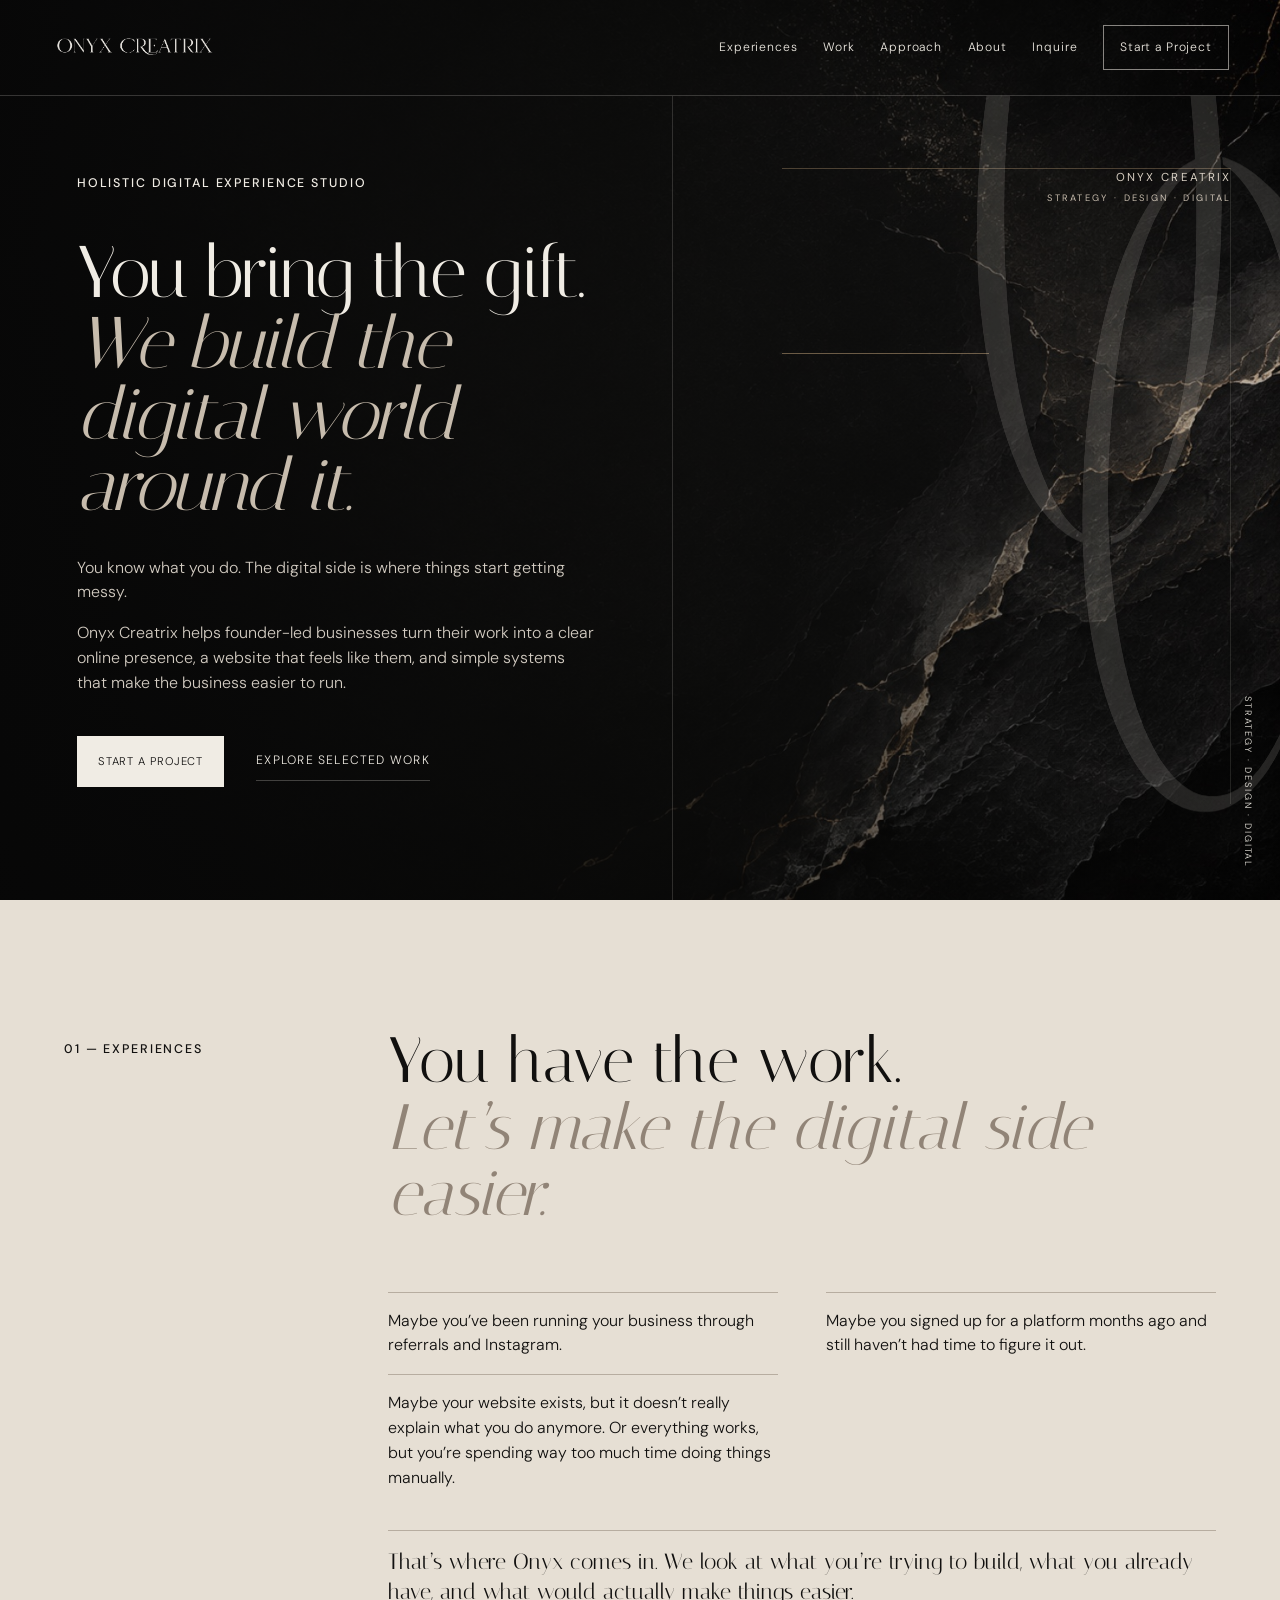
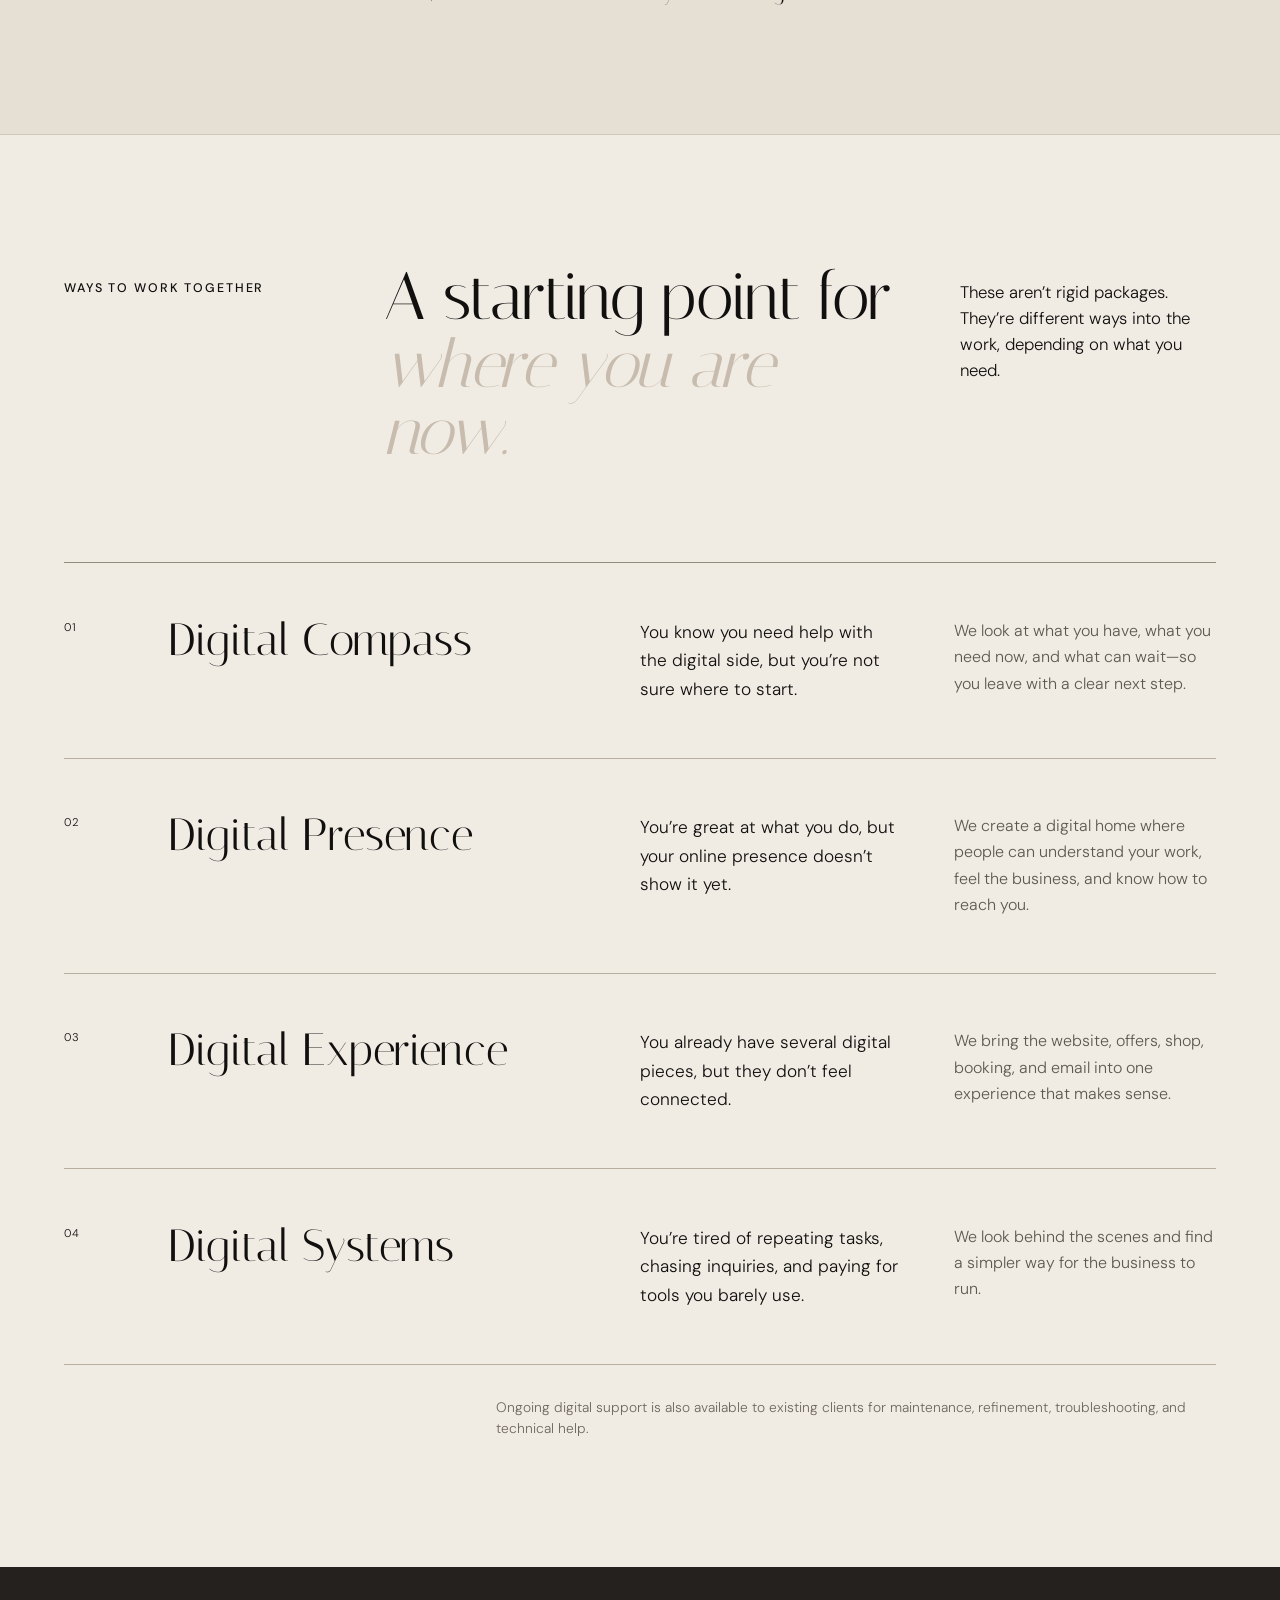
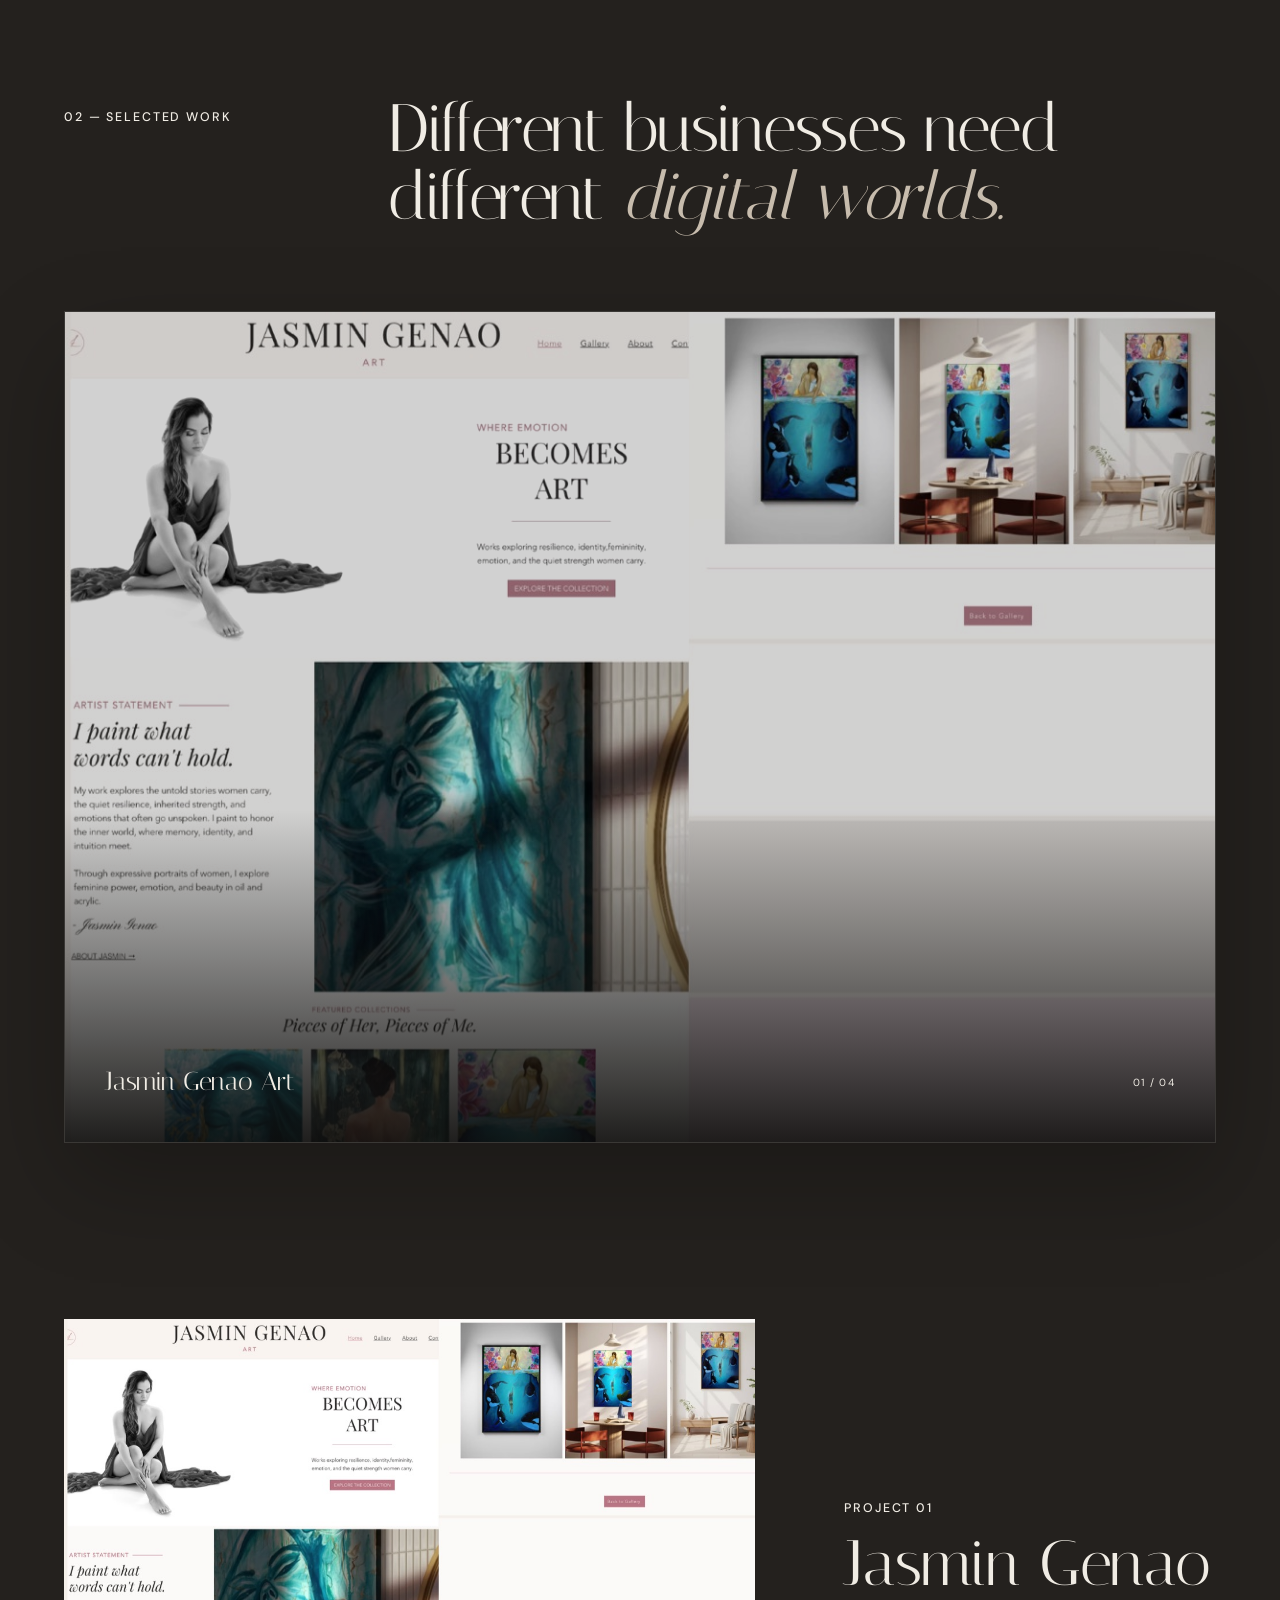
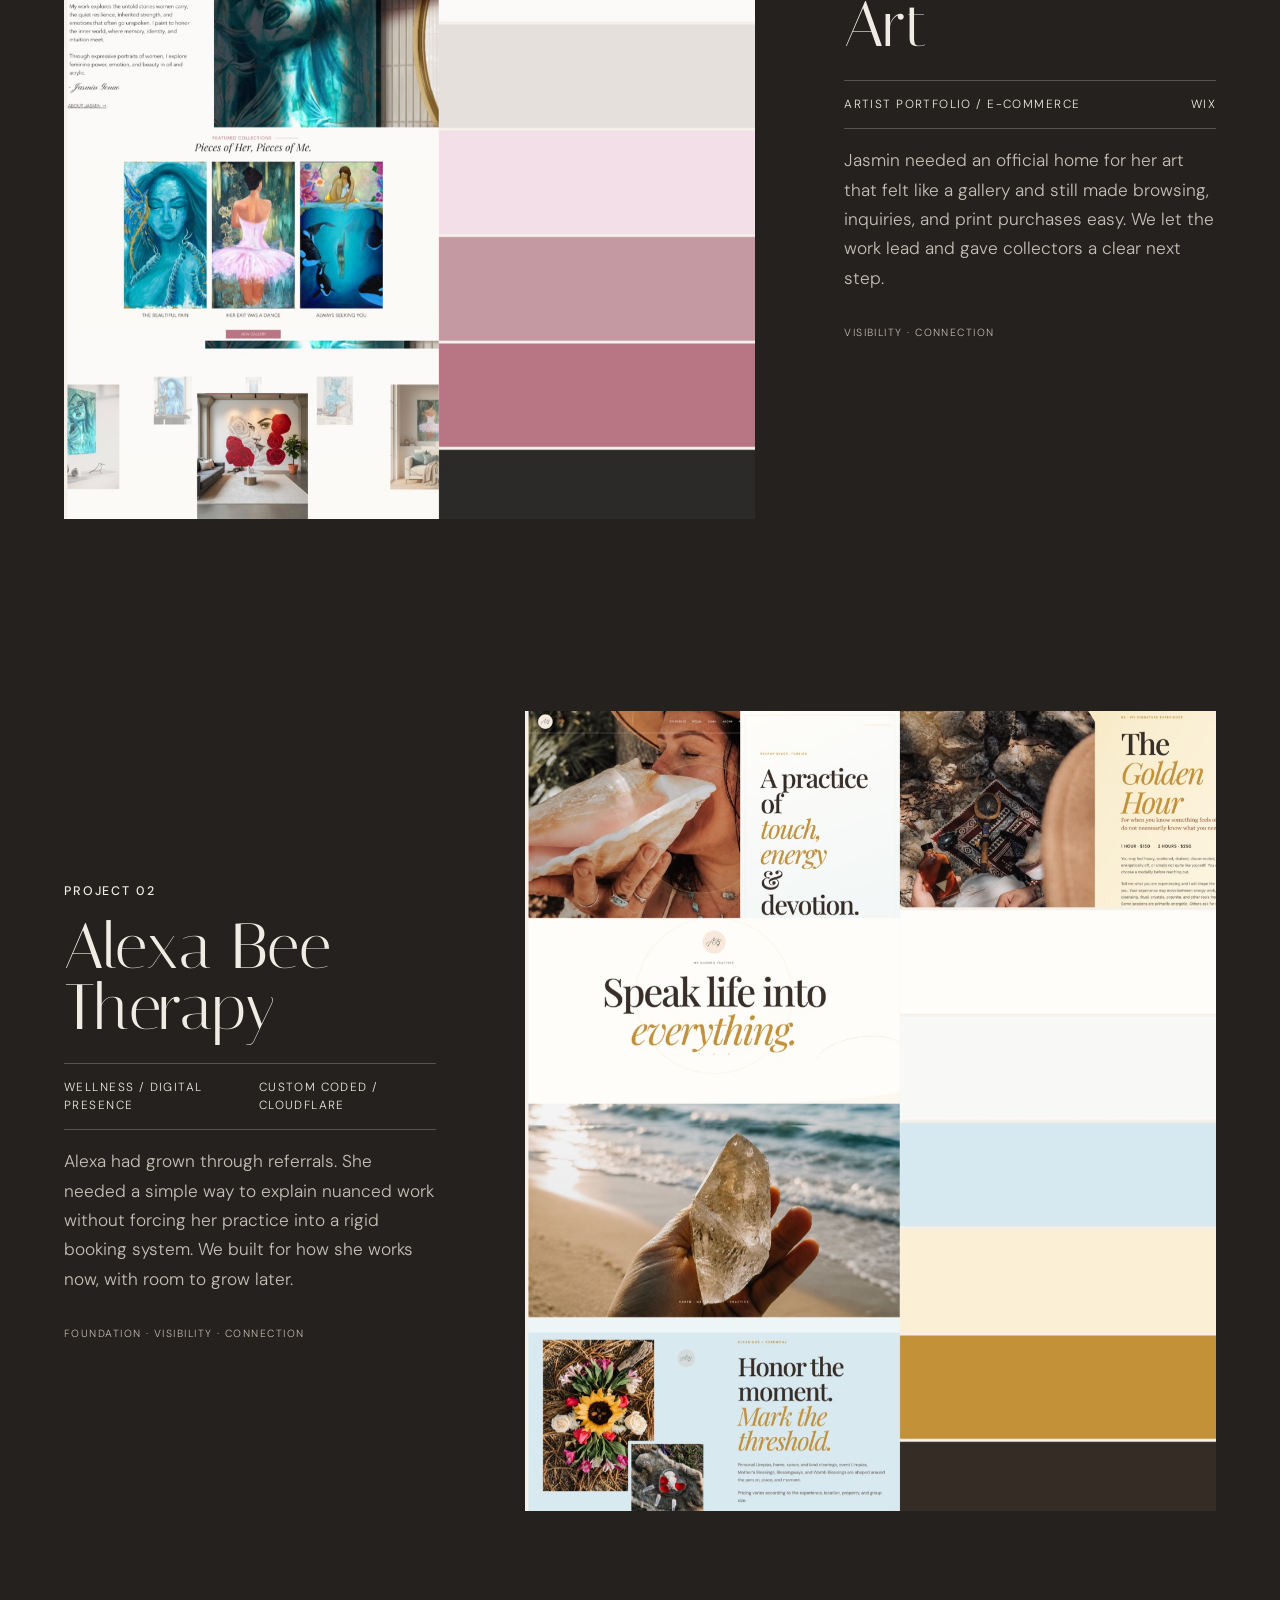
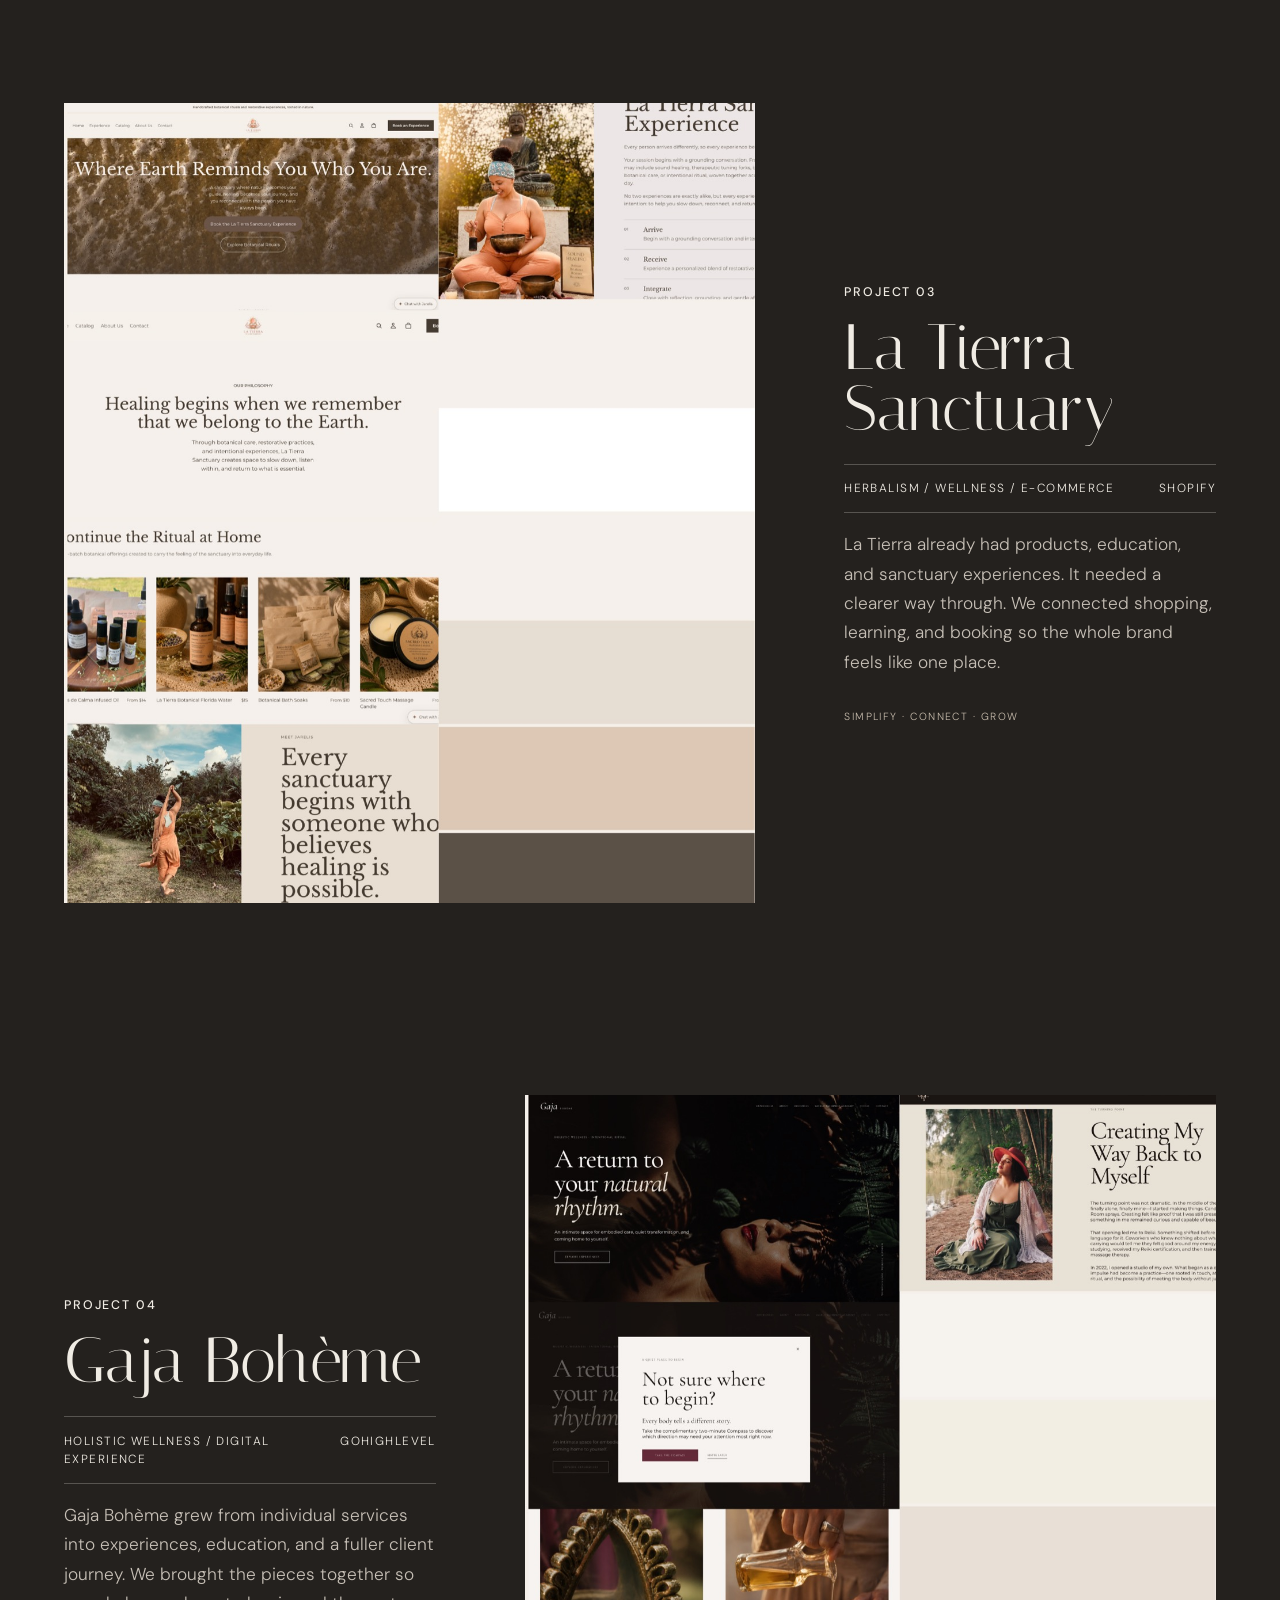
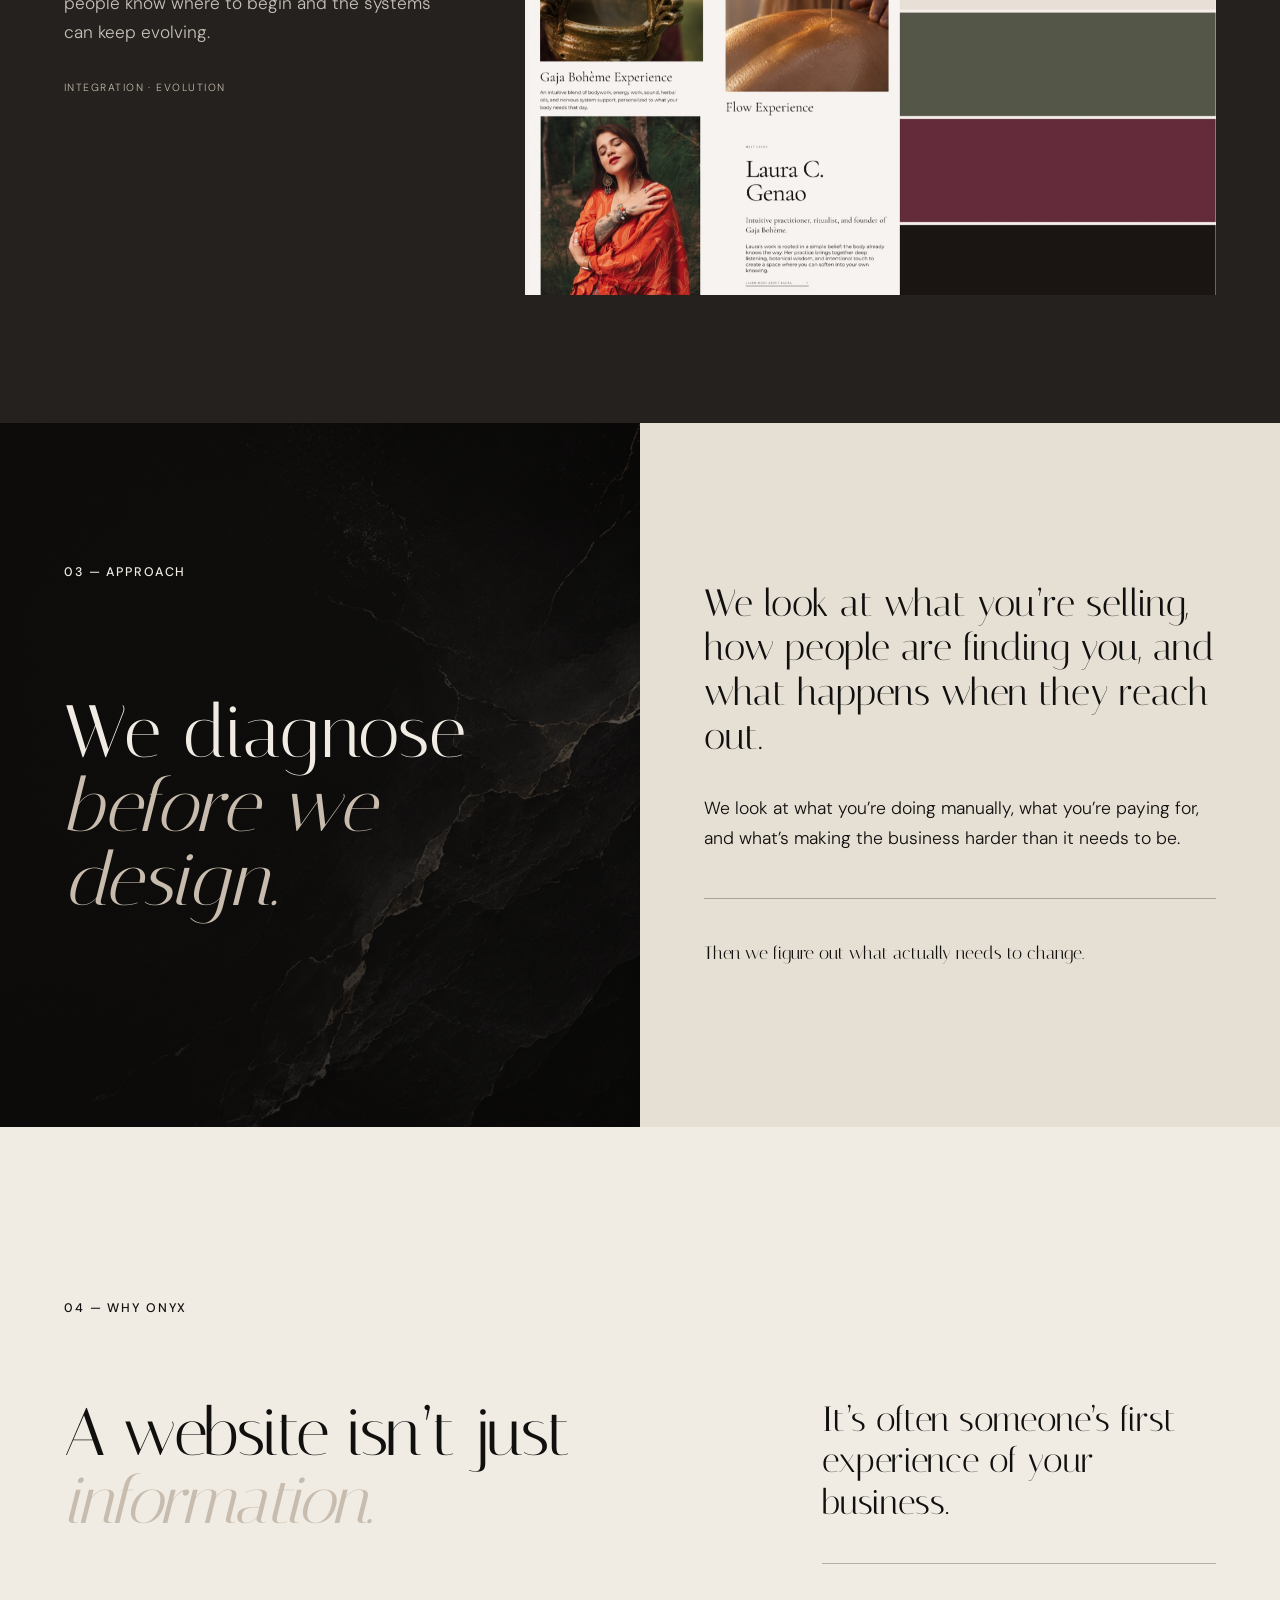
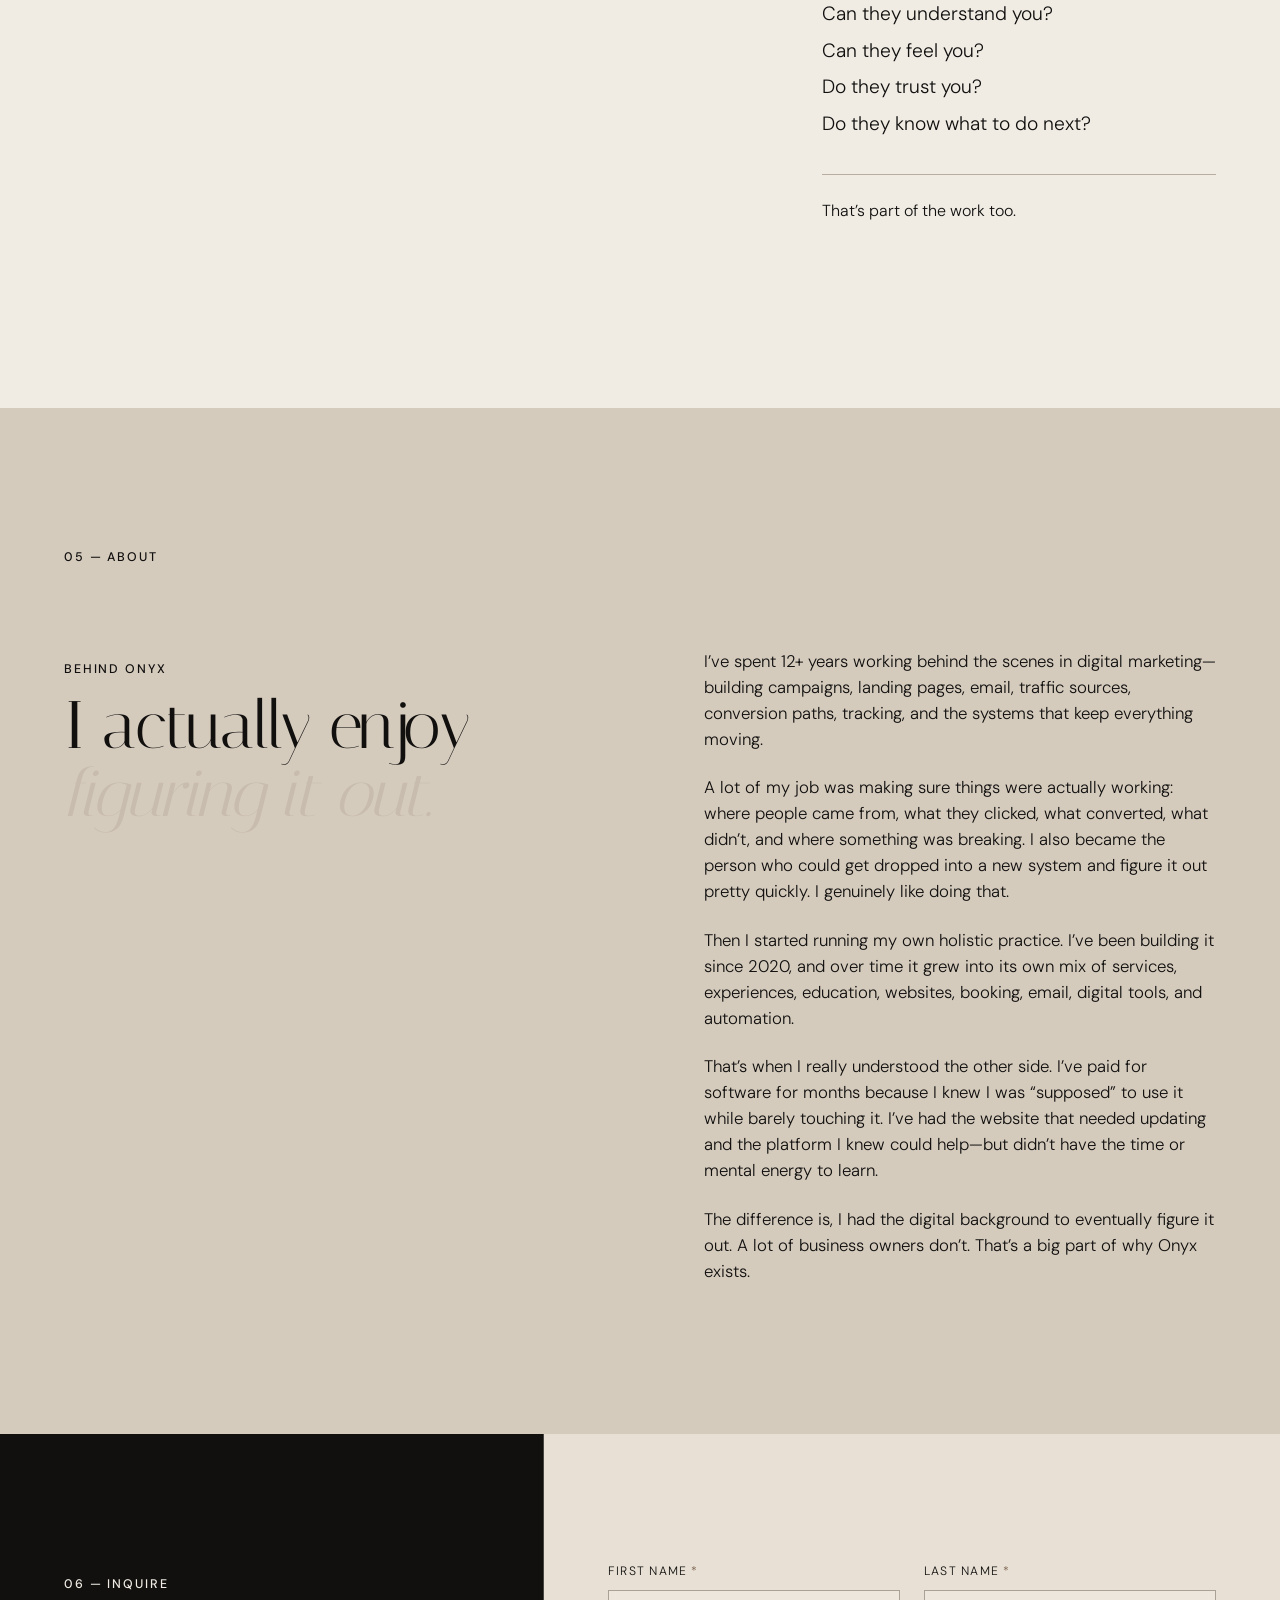
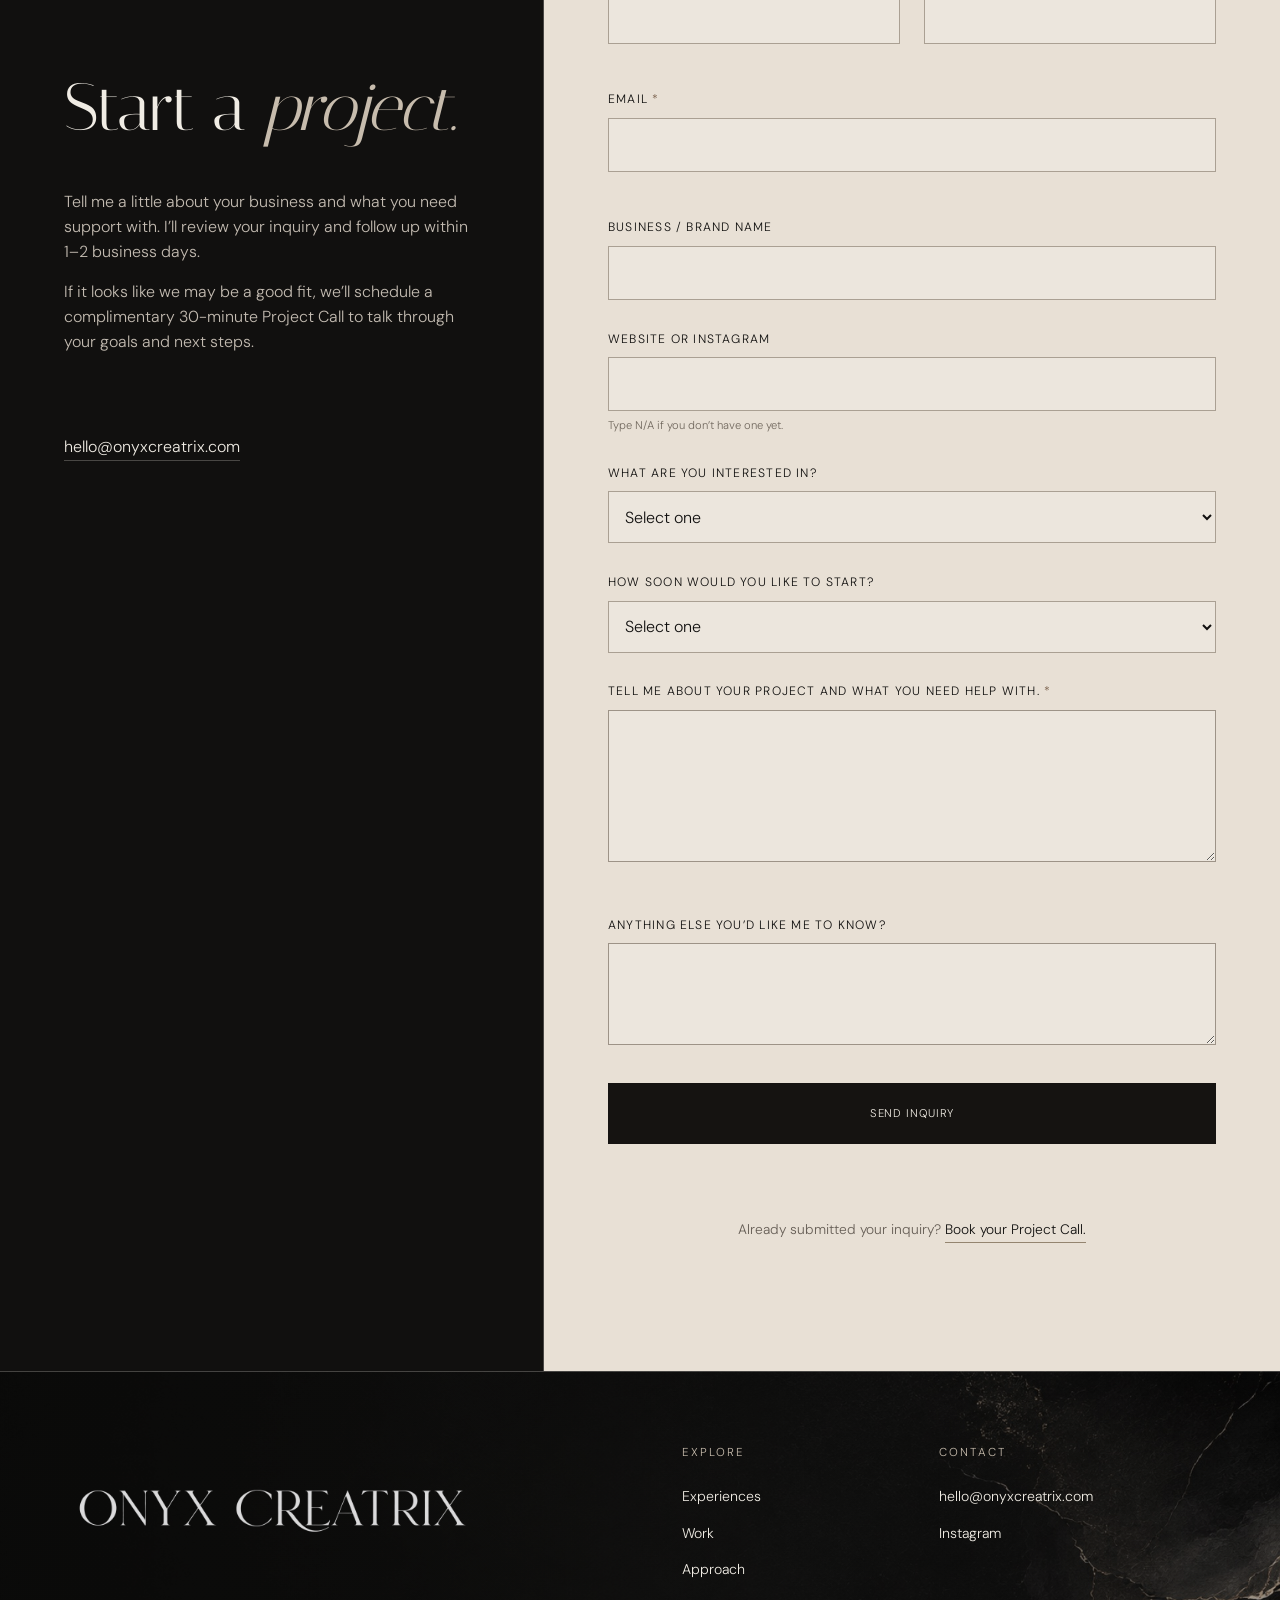
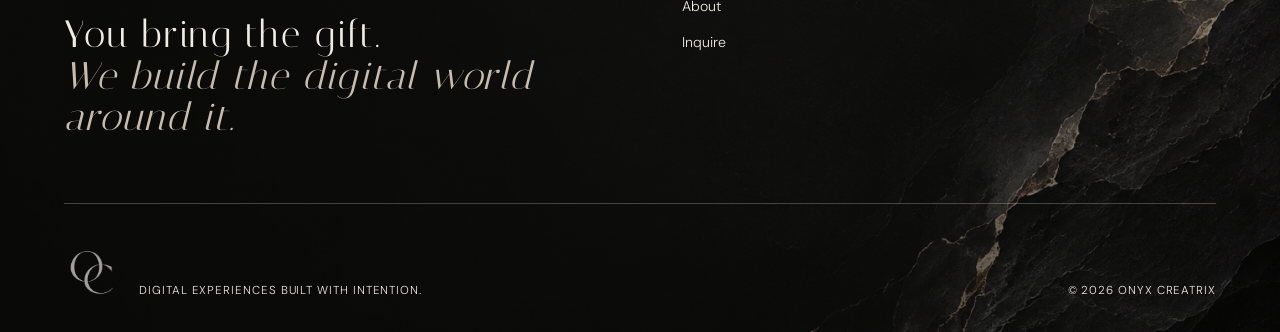
<file: index.html>
<!doctype html>
<html lang="en">
<head>
  <meta charset="utf-8">
  <meta name="viewport" content="width=device-width, initial-scale=1">
  <title>Onyx Creatrix | Digital Experience Studio</title>
  <meta name="description" content="Onyx Creatrix helps founder-led businesses build clear brands, thoughtful websites, and digital systems designed around what the business actually needs.">
  <link rel="canonical" href="https://onyxcreatrix.com/">
  <meta name="theme-color" content="#11100f">
  <meta name="site-version" content="2026-09-02.2">
  <meta property="og:type" content="website">
  <meta property="og:title" content="Onyx Creatrix | Digital Experience Studio">
  <meta property="og:description" content="Clear brands, thoughtful websites, and digital systems built around what your business actually needs.">
  <meta property="og:url" content="https://onyxcreatrix.com/">
  <meta property="og:image" content="https://onyxcreatrix.com/assets/onyx-social-preview.jpg">
  <meta name="twitter:card" content="summary_large_image">
  <meta name="twitter:title" content="Onyx Creatrix | Digital Experience Studio">
  <meta name="twitter:description" content="You bring the gift. We build the digital world around it.">
  <meta name="twitter:image" content="https://onyxcreatrix.com/assets/onyx-social-preview.jpg">
  <link rel="icon" type="image/png" href="assets/onyx-creatrix-monogram.png">
  <link rel="stylesheet" href="styles.css?v=20260902-2">
  <script src="script.js?v=20260902-2" defer></script>
</head>
<body>
  <a class="skip-link" href="#main">Skip to content</a>
  <header class="site-header" data-header>
    <a class="brand" href="#top" aria-label="Onyx Creatrix home"><img src="assets/onyx-creatrix-wordmark.png?v=20260828-3" alt="Onyx Creatrix" width="2172" height="724"></a>
    <button class="menu-toggle" type="button" aria-expanded="false" aria-controls="site-nav">
      <span>Menu</span><i aria-hidden="true"></i>
    </button>
    <nav class="site-nav" id="site-nav" aria-label="Primary navigation">
      <a href="#experiences">Experiences</a>
      <a href="#work">Work</a>
      <a href="#approach">Approach</a>
      <a href="#about">About</a>
      <a href="#inquire">Inquire</a>
      <a class="nav-cta" href="#inquire">Start a Project</a>
    </nav>
  </header>

  <main id="main">
    <section class="hero" id="top" aria-labelledby="hero-title">
      <div class="hero-copy">
        <p class="eyebrow reveal">Holistic digital experience studio</p>
        <h1 id="hero-title" class="reveal">You bring the gift.<br><em>We build the digital world around it.</em></h1>
        <div class="hero-intro reveal"><p>You know what you do. The digital side is where things start getting messy.</p><p>Onyx Creatrix helps founder-led businesses turn their work into a clear online presence, a website that feels like them, and simple systems that make the business easier to run.</p></div>
        <div class="hero-actions reveal">
          <a class="button button-light" href="#inquire">Start a Project</a>
          <a class="text-link" href="#work">Explore Selected Work</a>
        </div>
      </div>
      <div class="hero-art" aria-hidden="true">
        <span class="hero-rule"></span>
        <img class="hero-monogram" src="assets/onyx-creatrix-monogram.png?v=20260828-4" alt="" width="1254" height="1254">
        <p>Onyx Creatrix<br><span>Strategy · Design · Digital</span></p>
      </div>
      <p class="hero-side" aria-hidden="true">Strategy · Design · Digital</p>
    </section>

    <section class="manifesto section-pad" aria-labelledby="intro-title">
      <p class="section-index">01 — Experiences</p>
      <div class="manifesto-copy">
        <h2 id="intro-title" class="display-copy">You have the work.<br><em>Let’s make the digital side easier.</em></h2>
        <div class="intro-notes"><p>Maybe you’ve been running your business through referrals and Instagram.</p><p>Maybe you signed up for a platform months ago and still haven’t had time to figure it out.</p><p>Maybe your website exists, but it doesn’t really explain what you do anymore. Or everything works, but you’re spending way too much time doing things manually.</p><p class="intro-close">That’s where Onyx comes in. We look at what you’re trying to build, what you already have, and what would actually make things easier.</p></div>
      </div>
    </section>

    <section class="experiences section-pad" id="experiences" aria-labelledby="experiences-title">
      <div class="section-heading">
        <p class="eyebrow">Ways to work together</p>
        <h2 id="experiences-title">A starting point for <em>where you are now.</em></h2>
        <p>These aren’t rigid packages. They’re different ways into the work, depending on what you need.</p>
      </div>
      <div class="experience-list">
        <article>
          <p class="number">01</p><h3>Digital Compass</h3>
          <div><p>You know you need help with the digital side, but you’re not sure where to start.</p><p class="detail">We look at what you have, what you need now, and what can wait—so you leave with a clear next step.</p></div>
        </article>
        <article>
          <p class="number">02</p><h3>Digital Presence</h3>
          <div><p>You’re great at what you do, but your online presence doesn’t show it yet.</p><p class="detail">We create a digital home where people can understand your work, feel the business, and know how to reach you.</p></div>
        </article>
        <article>
          <p class="number">03</p><h3>Digital Experience</h3>
          <div><p>You already have several digital pieces, but they don’t feel connected.</p><p class="detail">We bring the website, offers, shop, booking, and email into one experience that makes sense.</p></div>
        </article>
        <article>
          <p class="number">04</p><h3>Digital Systems</h3>
          <div><p>You’re tired of repeating tasks, chasing inquiries, and paying for tools you barely use.</p><p class="detail">We look behind the scenes and find a simpler way for the business to run.</p></div>
        </article>
      </div>
      <p class="support-note">Ongoing digital support is also available to existing clients for maintenance, refinement, troubleshooting, and technical help.</p>
    </section>

    <section class="work section-pad" id="work" aria-labelledby="work-title">
      <div class="work-head">
        <p class="section-index">02 — Selected Work</p>
        <h2 id="work-title">Different businesses need different <em>digital worlds.</em></h2>
      </div>
      <div class="work-reel" aria-label="Selected Onyx Creatrix projects" aria-live="off">
        <div class="reel-frame active"><img src="assets/jasmin-project.jpg?v=20260828-4" alt="Jasmin Genao Art portfolio and e-commerce website design" width="1200" height="1800"><span>Jasmin Genao Art <b>01 / 04</b></span></div>
        <div class="reel-frame"><img src="assets/alexa-project.jpg?v=20260828-4" alt="Alexa Bee Therapy wellness website design" width="1200" height="1800"><span>Alexa Bee Therapy <b>02 / 04</b></span></div>
        <div class="reel-frame"><img src="assets/latierra-project.jpg?v=20260828-4" alt="La Tierra Sanctuary Shopify experience" width="1200" height="1799"><span>La Tierra Sanctuary <b>03 / 04</b></span></div>
        <div class="reel-frame"><img src="assets/gaja-project.jpg?v=20260828-4" alt="Gaja Bohème holistic wellness website design" width="1200" height="1799"><span>Gaja Bohème <b>04 / 04</b></span></div>
      </div>
      <article class="project project-wide">
        <div class="project-image"><img src="assets/jasmin-project.jpg?v=20260828-3" alt="Jasmin Genao Art website mood board showing artist portfolio pages and paintings" width="1200" height="1800" loading="lazy"></div>
        <div class="project-copy"><p class="project-no">Project 01</p><h3>Jasmin Genao Art</h3><p class="meta">Artist Portfolio / E-commerce <span>Wix</span></p><p>Jasmin needed an official home for her art that felt like a gallery and still made browsing, inquiries, and print purchases easy. We let the work lead and gave collectors a clear next step.</p><p class="focus">Visibility · Connection</p></div>
      </article>
      <article class="project project-reverse">
        <div class="project-image"><img src="assets/alexa-project.jpg?v=20260828-3" alt="Alexa Bee Therapy website mood board with warm natural photography and editorial typography" width="1200" height="1800" loading="lazy"></div>
        <div class="project-copy"><p class="project-no">Project 02</p><h3>Alexa Bee Therapy</h3><p class="meta">Wellness / Digital Presence <span>Custom coded / Cloudflare</span></p><p>Alexa had grown through referrals. She needed a simple way to explain nuanced work without forcing her practice into a rigid booking system. We built for how she works now, with room to grow later.</p><p class="focus">Foundation · Visibility · Connection</p></div>
      </article>
      <article class="project">
        <div class="project-image"><img src="assets/latierra-project.jpg?v=20260828-3" alt="La Tierra Sanctuary Shopify mood board featuring botanical products and sanctuary experiences" width="1200" height="1799" loading="lazy"></div>
        <div class="project-copy"><p class="project-no">Project 03</p><h3>La Tierra Sanctuary</h3><p class="meta">Herbalism / Wellness / E-commerce <span>Shopify</span></p><p>La Tierra already had products, education, and sanctuary experiences. It needed a clearer way through. We connected shopping, learning, and booking so the whole brand feels like one place.</p><p class="focus">Simplify · Connect · Grow</p></div>
      </article>
      <article class="project project-reverse project-last">
        <div class="project-image"><img src="assets/gaja-project.jpg?v=20260828-3" alt="Gaja Bohème holistic wellness digital experience mood board" width="1200" height="1799" loading="lazy"></div>
        <div class="project-copy"><p class="project-no">Project 04</p><h3>Gaja Bohème</h3><p class="meta">Holistic Wellness / Digital Experience <span>GoHighLevel</span></p><p>Gaja Bohème grew from individual services into experiences, education, and a fuller client journey. We brought the pieces together so people know where to begin and the systems can keep evolving.</p><p class="focus">Integration · Evolution</p></div>
      </article>
    </section>

    <section class="approach" id="approach" aria-labelledby="approach-title">
      <div class="approach-dark section-pad">
        <p class="section-index">03 — Approach</p>
        <h2 id="approach-title">We diagnose<br><em>before we design.</em></h2>
      </div>
      <div class="approach-copy section-pad">
        <p class="lead">We look at what you’re selling, how people are finding you, and what happens when they reach out.</p>
        <p>We look at what you’re doing manually, what you’re paying for, and what’s making the business harder than it needs to be.</p>
        <p class="approach-conclusion">Then we figure out what actually needs to change.</p>
      </div>
    </section>

    <section class="why section-pad" aria-labelledby="why-title">
      <p class="section-index">04 — Why Onyx</p>
      <div class="why-grid">
        <h2 id="why-title">A website isn’t just <em>information.</em></h2>
        <div class="why-copy"><p class="first-experience">It’s often someone’s first experience of your business.</p><p class="questions">Can they understand you?<br>Can they feel you?<br>Do they trust you?<br>Do they know what to do next?</p><p>That’s part of the work too.</p></div>
      </div>
    </section>

    <section class="about section-pad" id="about" aria-labelledby="about-title">
      <p class="section-index">05 — About</p>
      <div class="about-grid">
        <div><p class="eyebrow">Behind Onyx</p><h2 id="about-title">I actually enjoy <em>figuring it out.</em></h2></div>
        <div class="about-story"><p>I’ve spent 12+ years working behind the scenes in digital marketing—building campaigns, landing pages, email, traffic sources, conversion paths, tracking, and the systems that keep everything moving.</p><p>A lot of my job was making sure things were actually working: where people came from, what they clicked, what converted, what didn’t, and where something was breaking. I also became the person who could get dropped into a new system and figure it out pretty quickly. I genuinely like doing that.</p><p>Then I started running my own holistic practice. I’ve been building it since 2020, and over time it grew into its own mix of services, experiences, education, websites, booking, email, digital tools, and automation.</p><p>That’s when I really understood the other side. I’ve paid for software for months because I knew I was “supposed” to use it while barely touching it. I’ve had the website that needed updating and the platform I knew could help—but didn’t have the time or mental energy to learn.</p><p>The difference is, I had the digital background to eventually figure it out. A lot of business owners don’t. That’s a big part of why Onyx exists.</p></div>
      </div>
    </section>

    <section class="inquiry" id="inquire" aria-labelledby="inquiry-title">
      <div class="inquiry-intro section-pad">
        <p class="section-index">06 — Inquire</p>
        <h2 id="inquiry-title">Start a <em>project.</em></h2>
        <p>Tell me a little about your business and what you need support with. I’ll review your inquiry and follow up within 1–2 business days.</p>
        <p>If it looks like we may be a good fit, we’ll schedule a complimentary 30-minute Project Call to talk through your goals and next steps.</p>
        <a href="mailto:hello@onyxcreatrix.com">hello@onyxcreatrix.com</a>
      </div>
      <div class="form-wrap section-pad">
        <form id="project-form" action="https://formspree.io/f/xqpkkopz" method="post" novalidate>
          <input type="text" name="_gotcha" tabindex="-1" autocomplete="off" class="honeypot" aria-hidden="true">
          <div class="form-row">
            <div class="field"><label for="first-name">First Name <span>*</span></label><input id="first-name" name="firstName" autocomplete="given-name" required><small class="error" id="first-name-error"></small></div>
            <div class="field"><label for="last-name">Last Name <span>*</span></label><input id="last-name" name="lastName" autocomplete="family-name" required><small class="error" id="last-name-error"></small></div>
          </div>
          <div class="field"><label for="email">Email <span>*</span></label><input id="email" name="email" type="email" autocomplete="email" required><small class="error" id="email-error"></small></div>
          <div class="field"><label for="business">Business / Brand Name</label><input id="business" name="business" autocomplete="organization"></div>
          <div class="field"><label for="website">Website or Instagram</label><input id="website" name="website" autocomplete="url"><small class="helper">Type N/A if you don’t have one yet.</small></div>
          <div class="field"><label for="interest">What are you interested in?</label><select id="interest" name="interest"><option value="">Select one</option><option>Digital Compass</option><option>Digital Presence</option><option>Digital Experience</option><option>Digital Systems</option><option>Ongoing Support</option><option>Not Sure Yet</option></select></div>
          <div class="field"><label for="timeline">How soon would you like to start?</label><select id="timeline" name="timeline"><option value="">Select one</option><option>ASAP</option><option>Within 30 Days</option><option>1–3 Months</option><option>3+ Months</option><option>Just Exploring</option></select></div>
          <div class="field"><label for="project">Tell me about your project and what you need help with. <span>*</span></label><textarea id="project" name="project" rows="5" required></textarea><small class="error" id="project-error"></small></div>
          <div class="field"><label for="notes">Anything else you’d like me to know?</label><textarea id="notes" name="notes" rows="3"></textarea></div>
          <button class="button button-dark submit-button" type="submit"><span>Send Inquiry</span></button>
          <p class="form-status" role="status" aria-live="polite"></p>
        </form>
        <p class="returning-visitor">Already submitted your inquiry? <button class="booking-text-link" type="button" data-show-booking>Book your Project Call.</button></p>
        <div class="success-message" hidden tabindex="-1">
          <p class="eyebrow">Inquiry received</p>
          <h3>You’re in <span aria-hidden="true">✨</span></h3>
          <p>Thank you for sharing a little about your business and what you’re building.</p>
          <p>The next step is to book your complimentary 30-minute Onyx Creatrix Project Call. We’ll talk through your ideas, what feels unclear or messy on the digital side, and what might make the most sense for where your business is right now.</p>
          <button class="button booking-button" type="button" data-show-booking>Book Your Project Call</button>
        </div>
        <div class="booking-calendar" id="project-call" hidden>
          <div class="booking-calendar-head"><p class="eyebrow">Complimentary 30-minute call</p><h3>Choose a time that works for you.</h3></div>
          <iframe data-src="https://api.leadconnectorhq.com/widget/booking/vFH6PdxDE1Bt09BgezN6" title="Book your Onyx Creatrix Project Call" loading="lazy" referrerpolicy="strict-origin-when-cross-origin"></iframe>
          <p class="booking-fallback">Having trouble with the calendar? <a href="https://api.leadconnectorhq.com/widget/booking/vFH6PdxDE1Bt09BgezN6" target="_blank" rel="noopener noreferrer">Open the booking page in a new tab.</a></p>
        </div>
      </div>
    </section>
  </main>

  <footer class="site-footer">
    <div class="footer-brand"><img class="footer-wordmark" src="assets/onyx-creatrix-wordmark.png?v=20260828-3" alt="Onyx Creatrix" width="2172" height="724"><p>You bring the gift.<br><em>We build the digital world around it.</em></p></div>
    <nav class="footer-nav" aria-label="Footer navigation"><p>Explore</p><a href="#experiences">Experiences</a><a href="#work">Work</a><a href="#approach">Approach</a><a href="#about">About</a><a href="#inquire">Inquire</a></nav>
    <div class="footer-contact"><p>Contact</p><a href="mailto:hello@onyxcreatrix.com">hello@onyxcreatrix.com</a><a href="#" aria-label="Onyx Creatrix on Instagram">Instagram</a></div>
    <div class="footer-bottom"><img src="assets/onyx-creatrix-monogram.png?v=20260828-3" alt="" width="1254" height="1254"><p>Digital experiences built with intention.</p><p>© 2026 Onyx Creatrix</p></div>
  </footer>
</body>
</html>
</file>
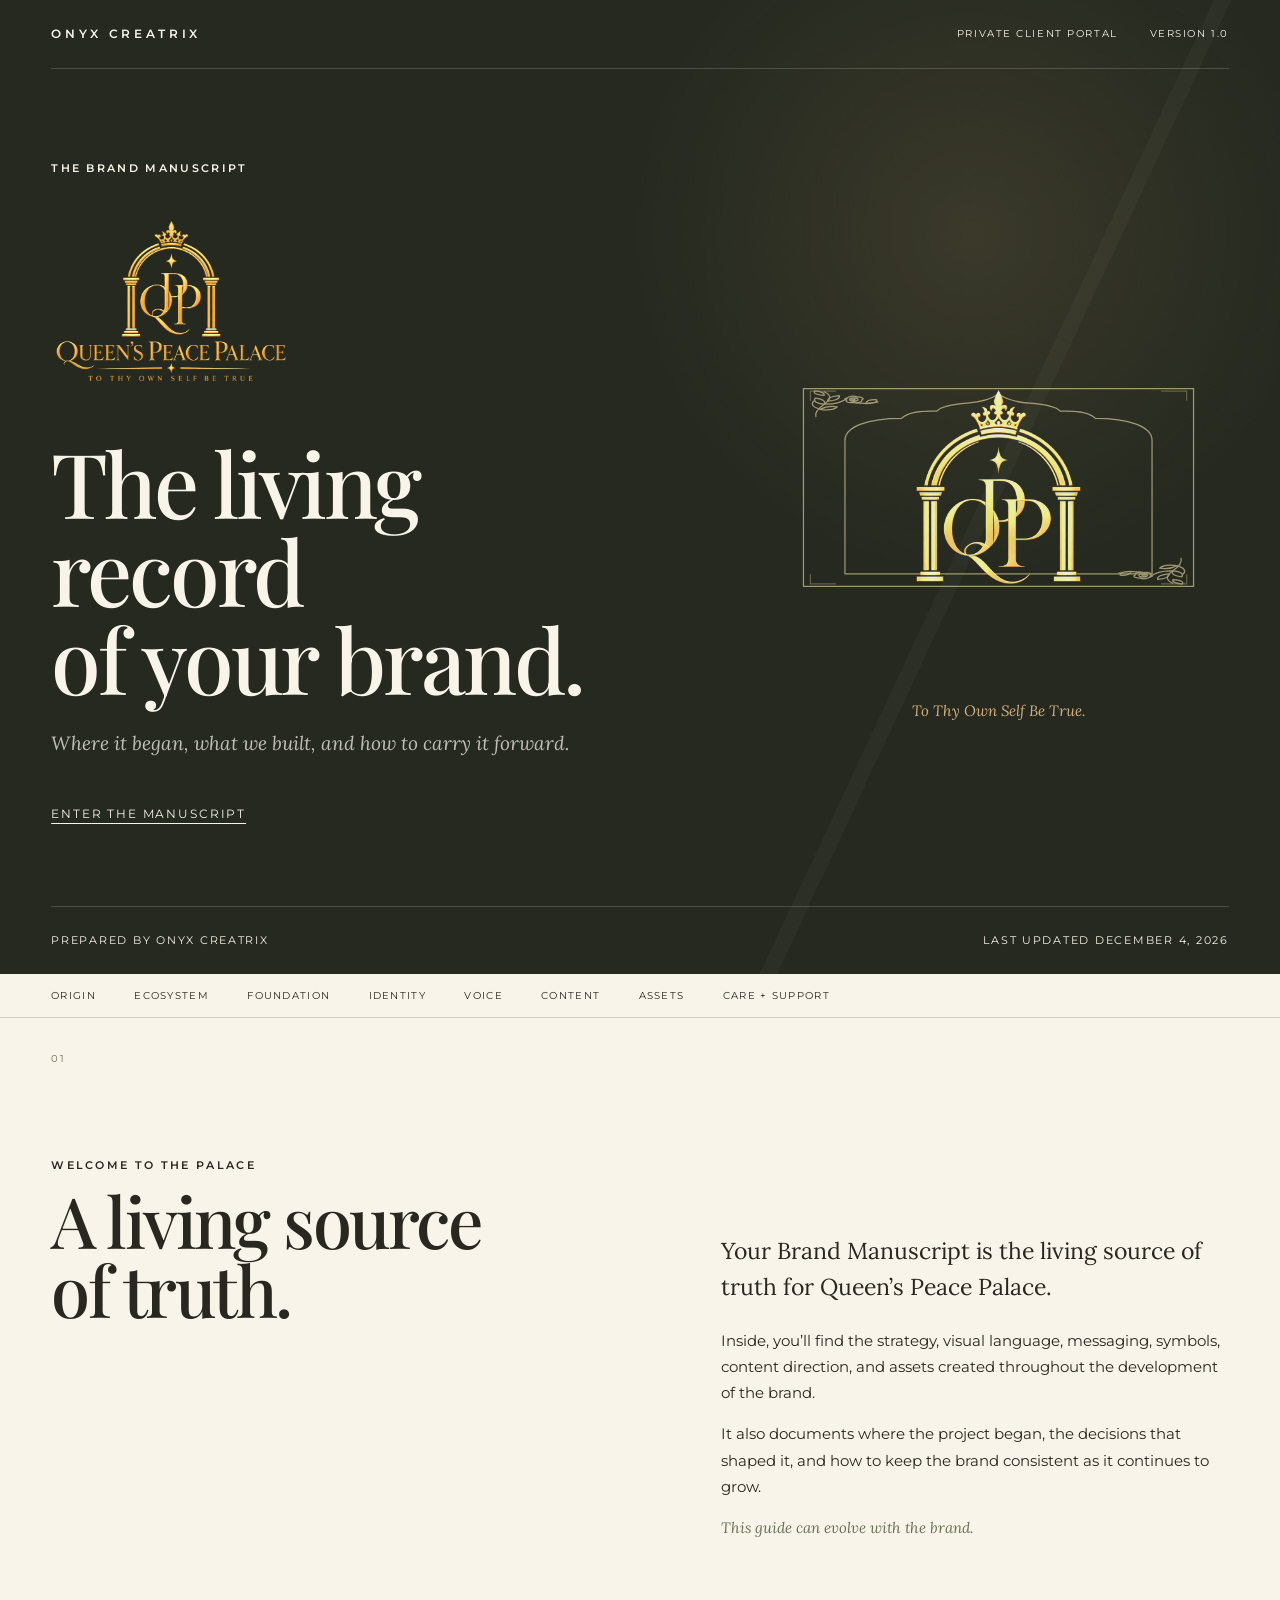
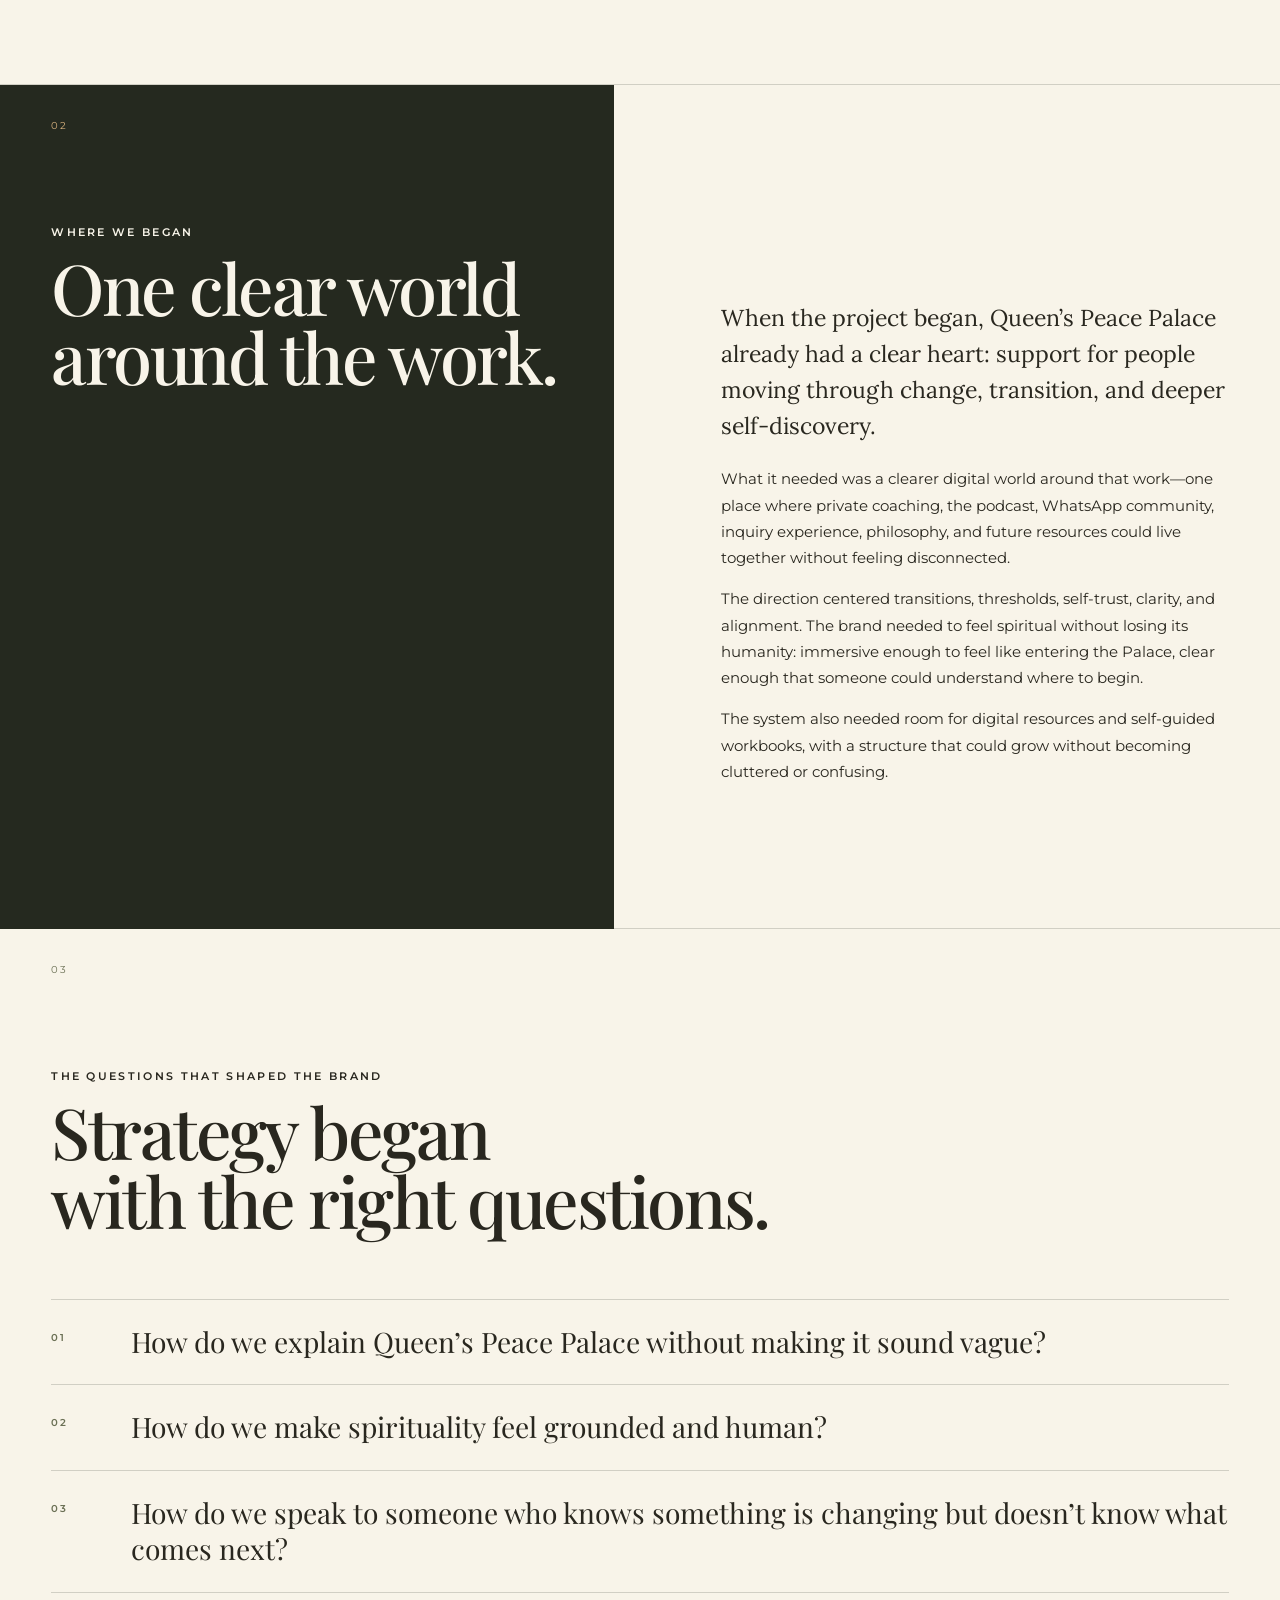
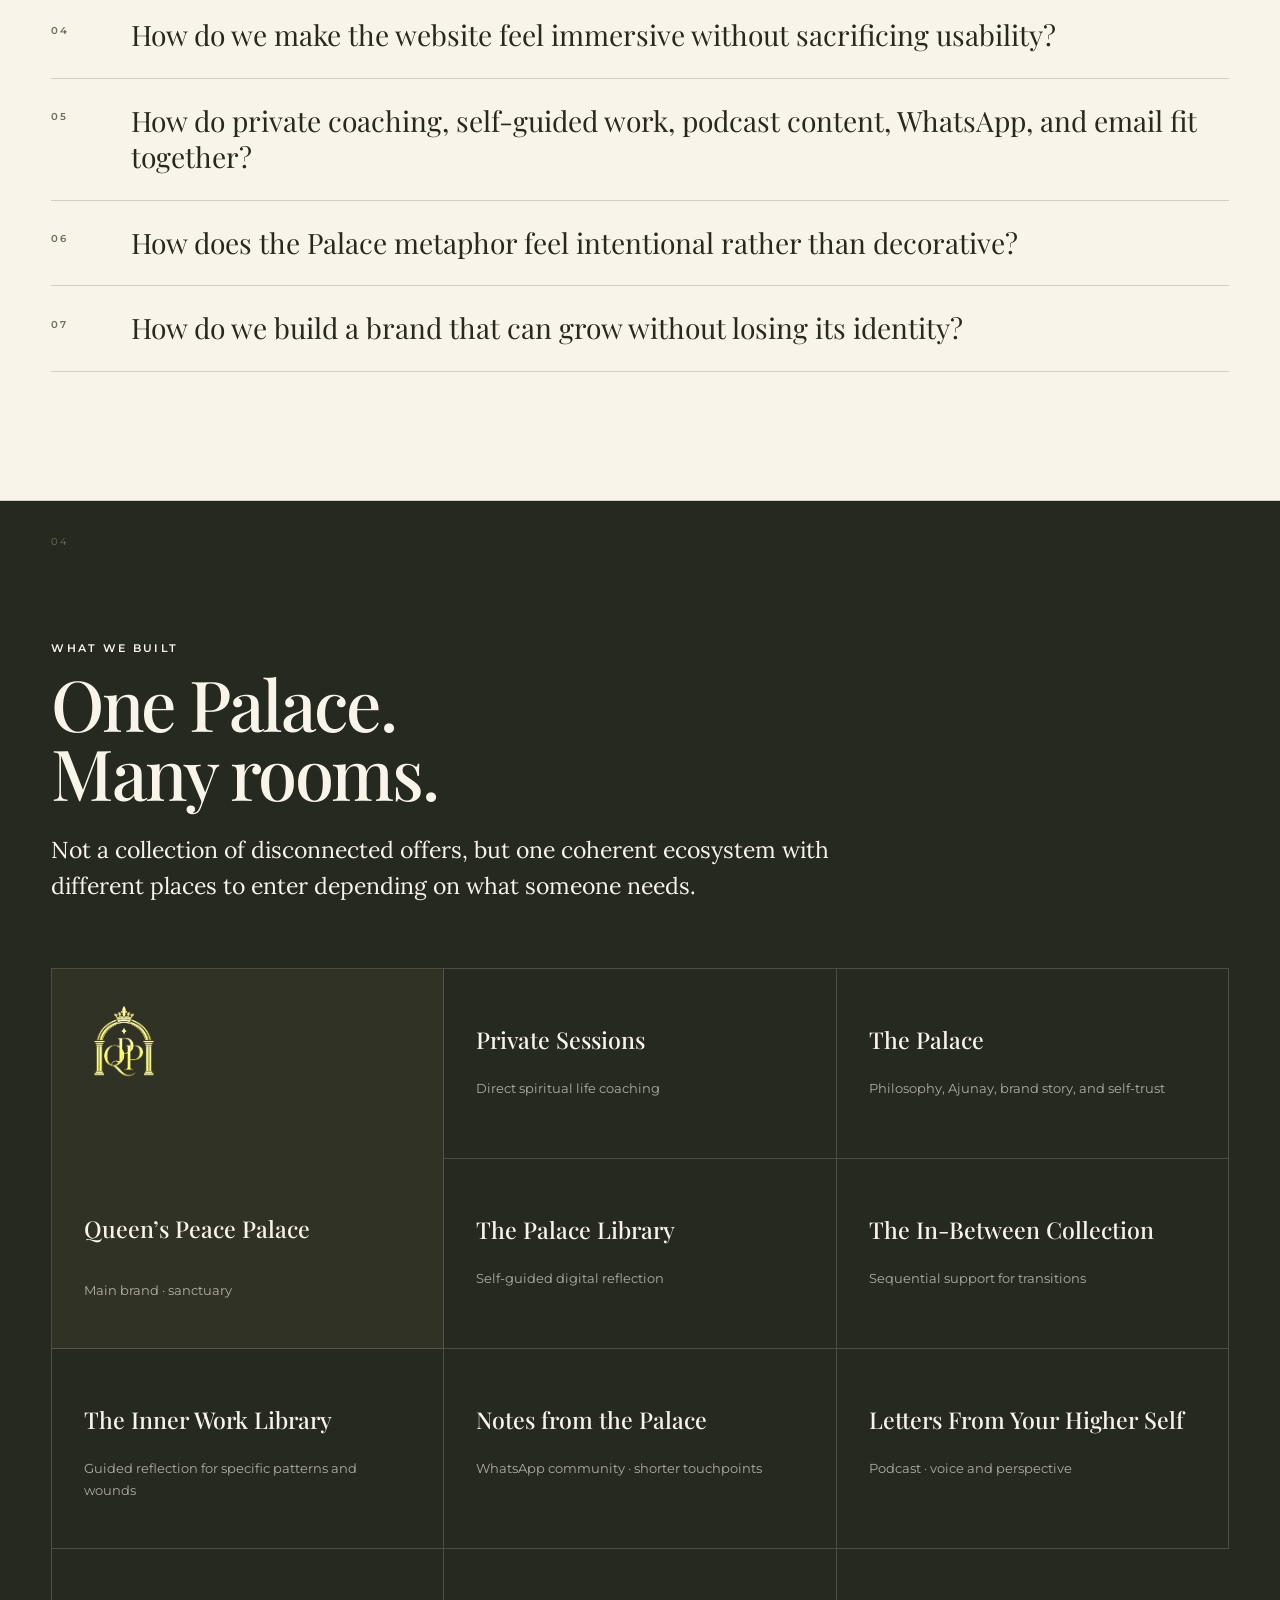
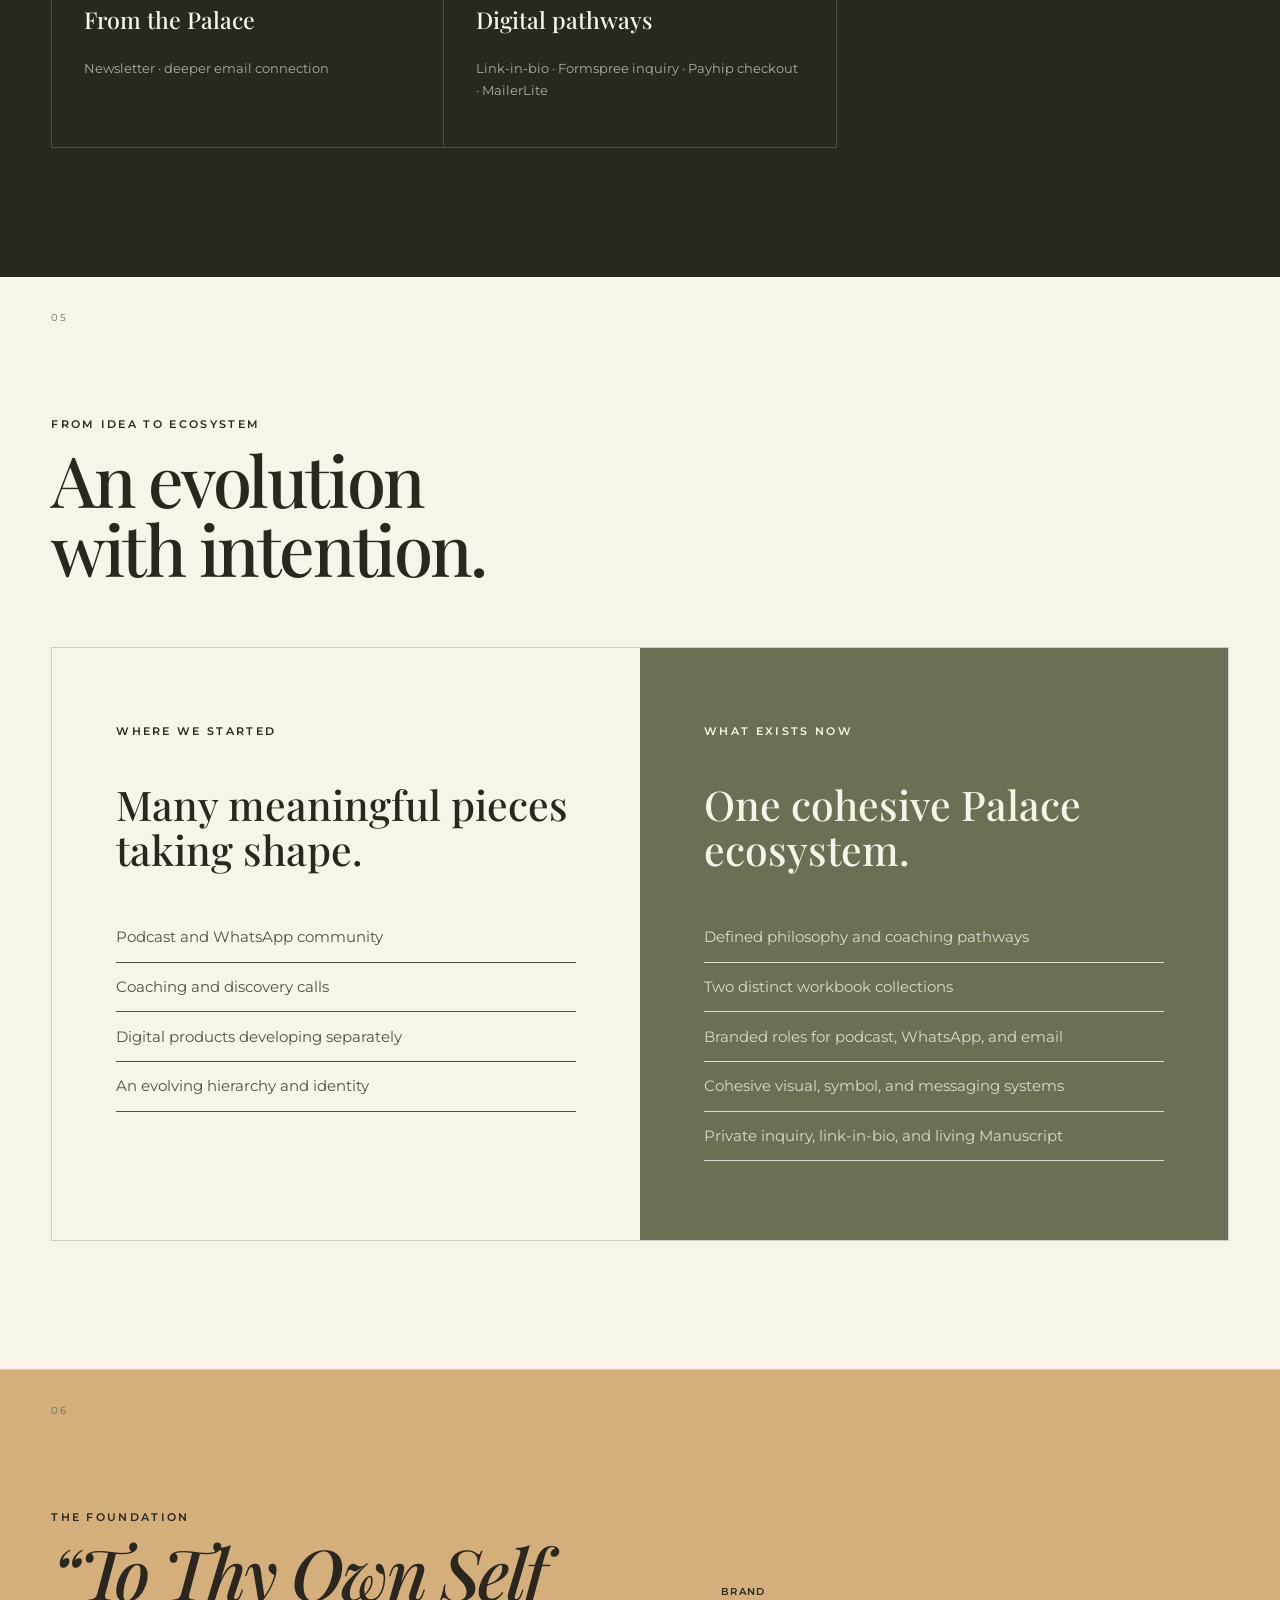
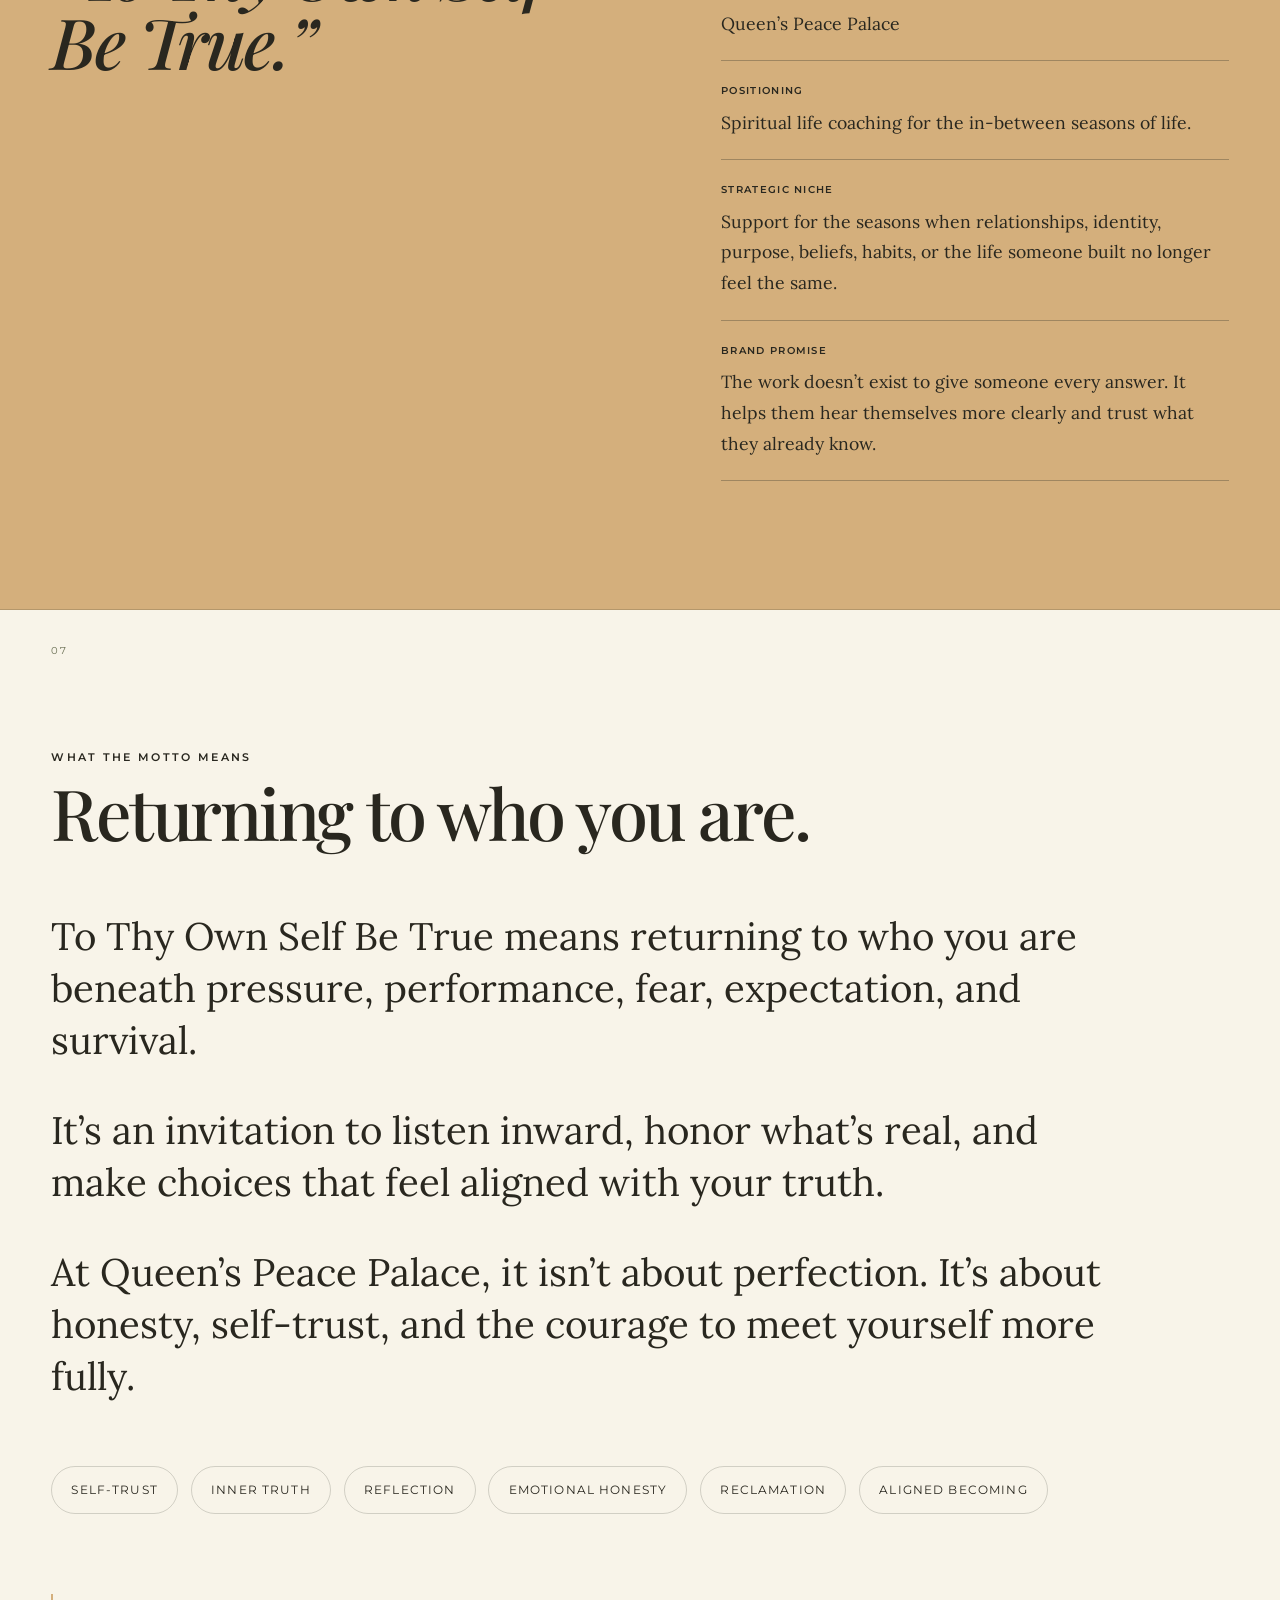
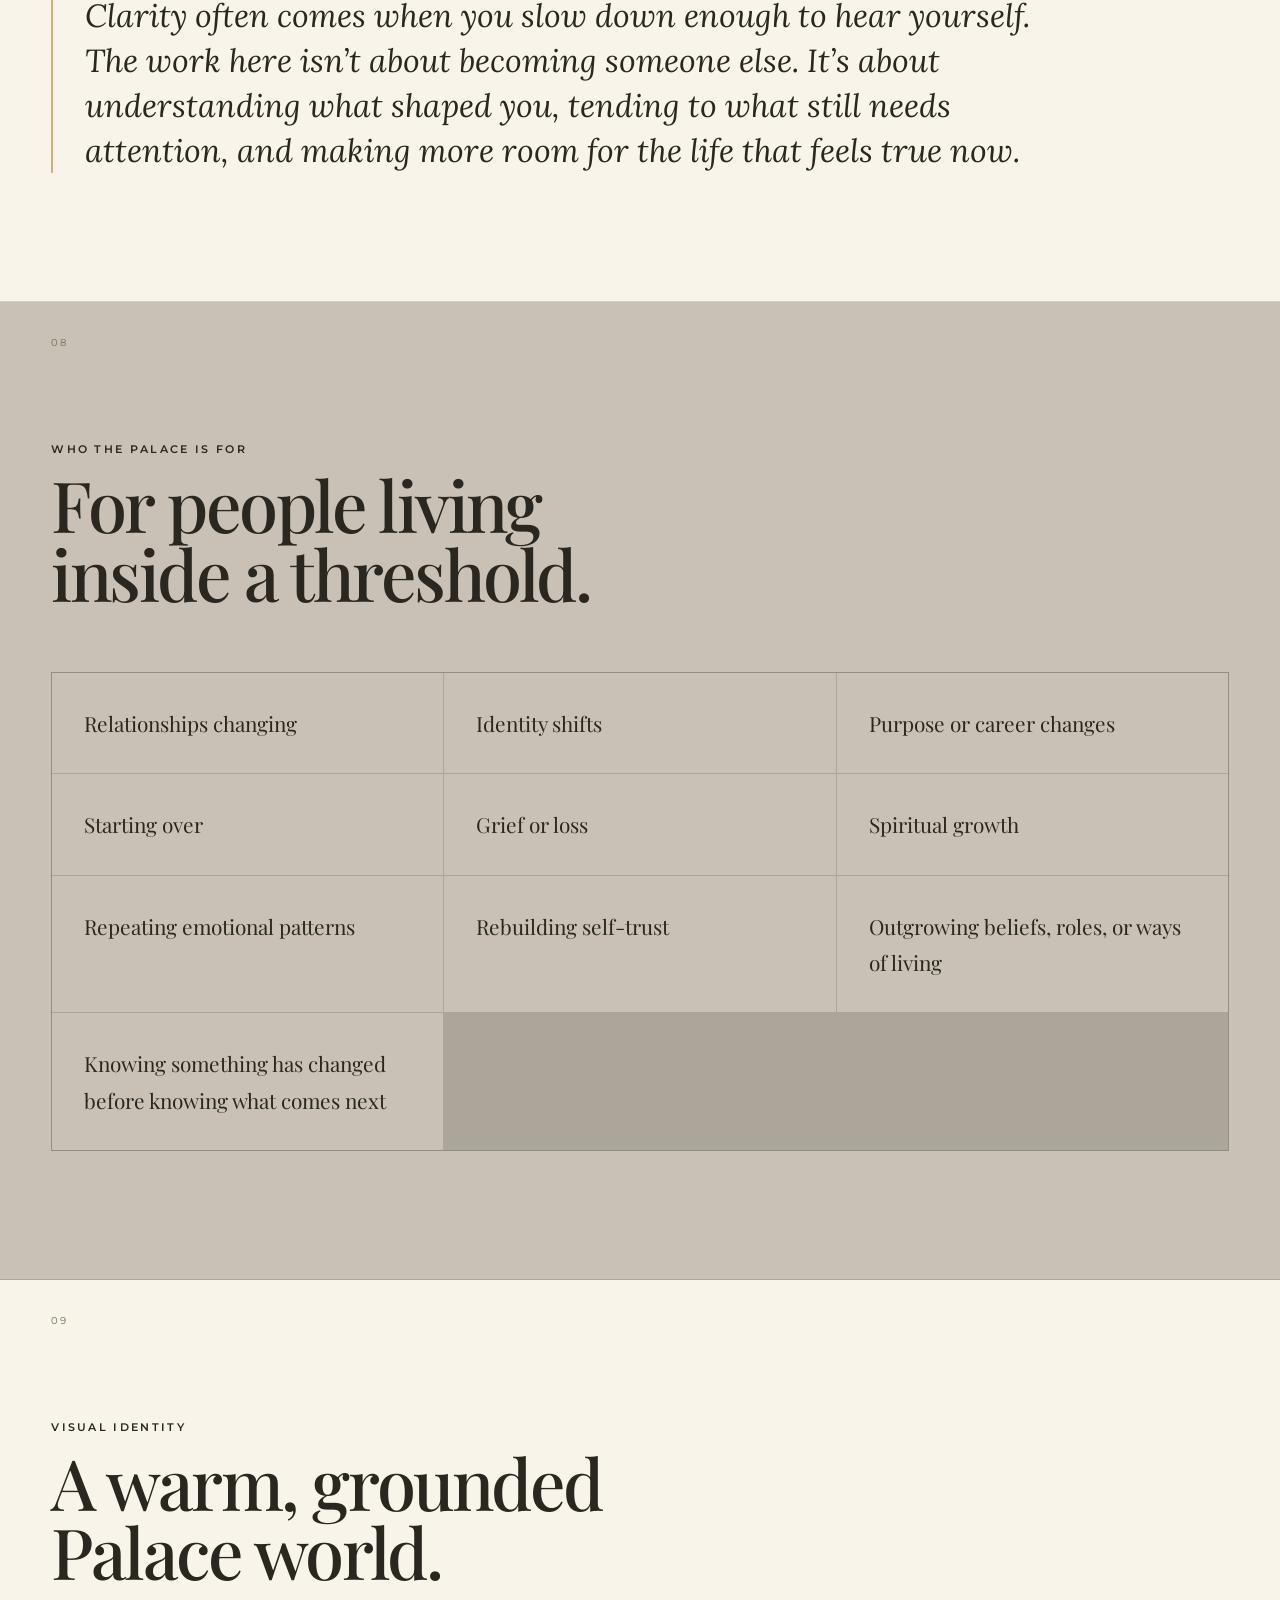
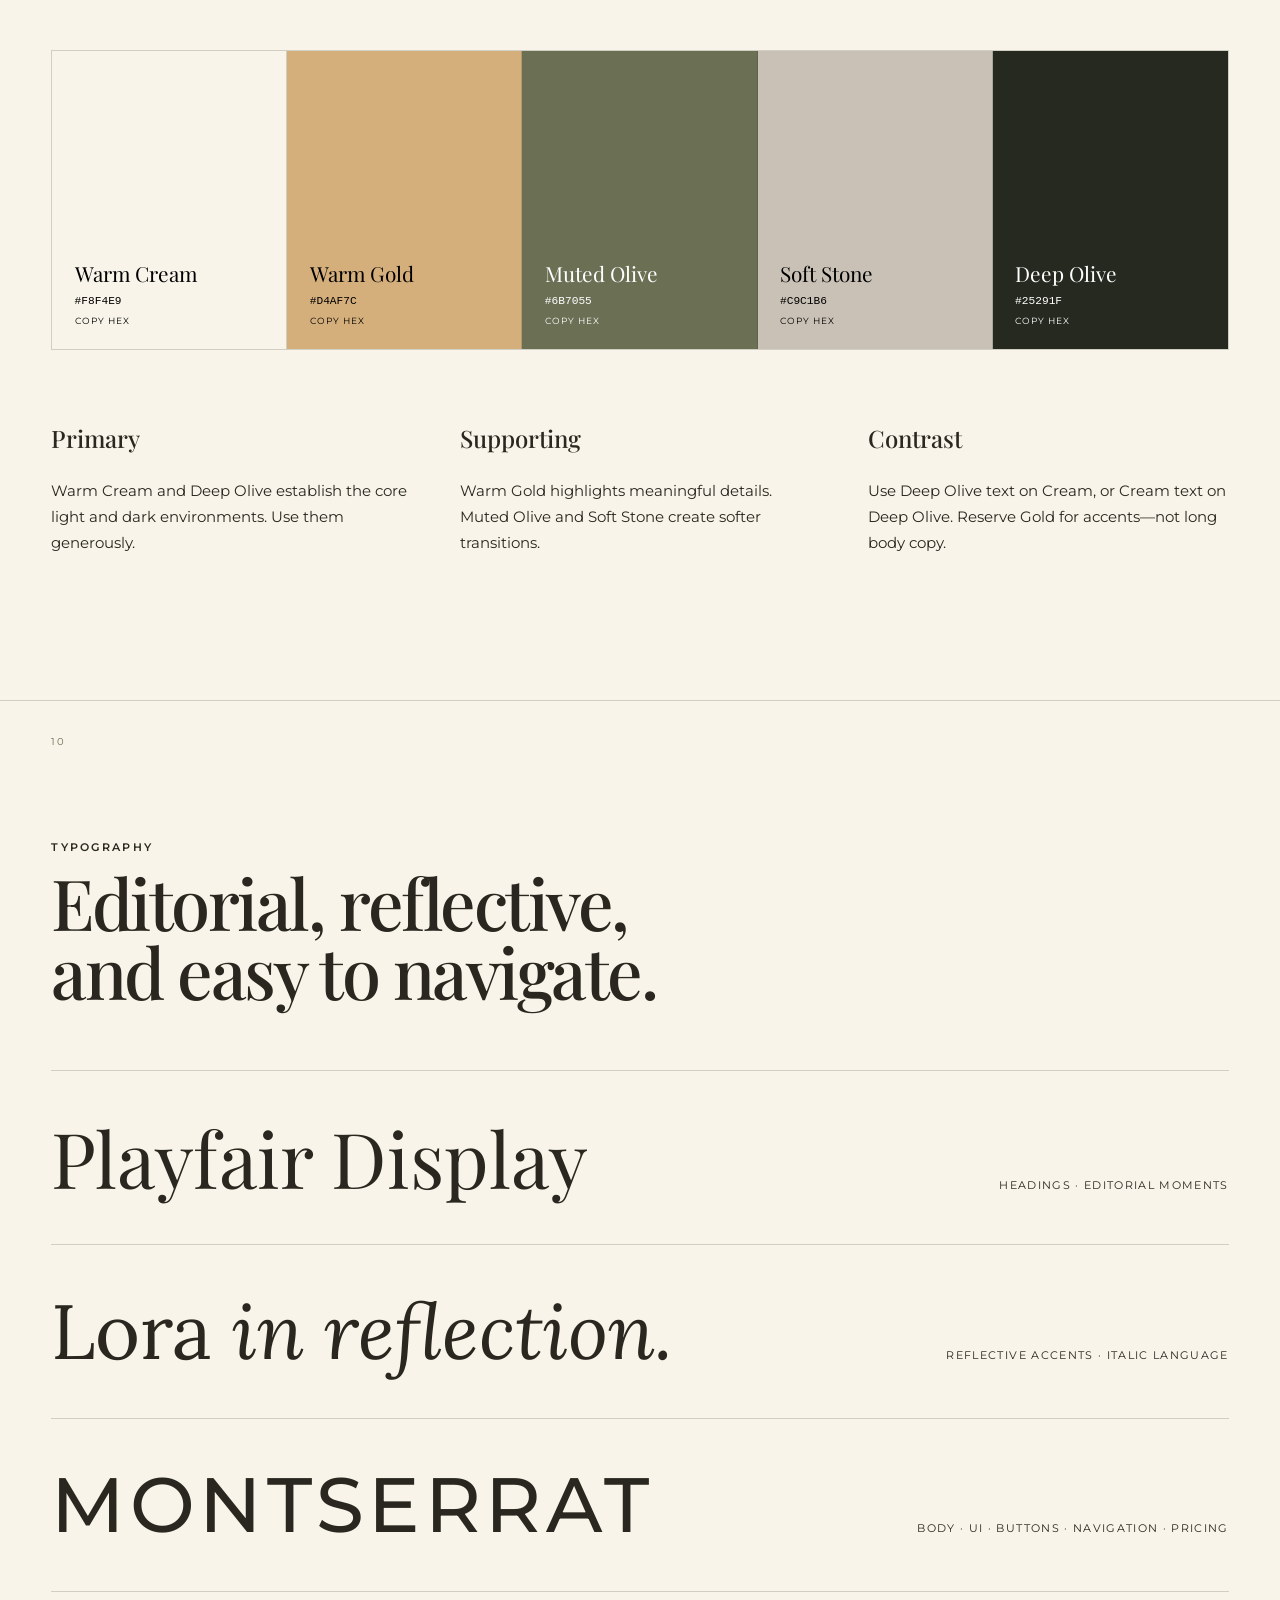
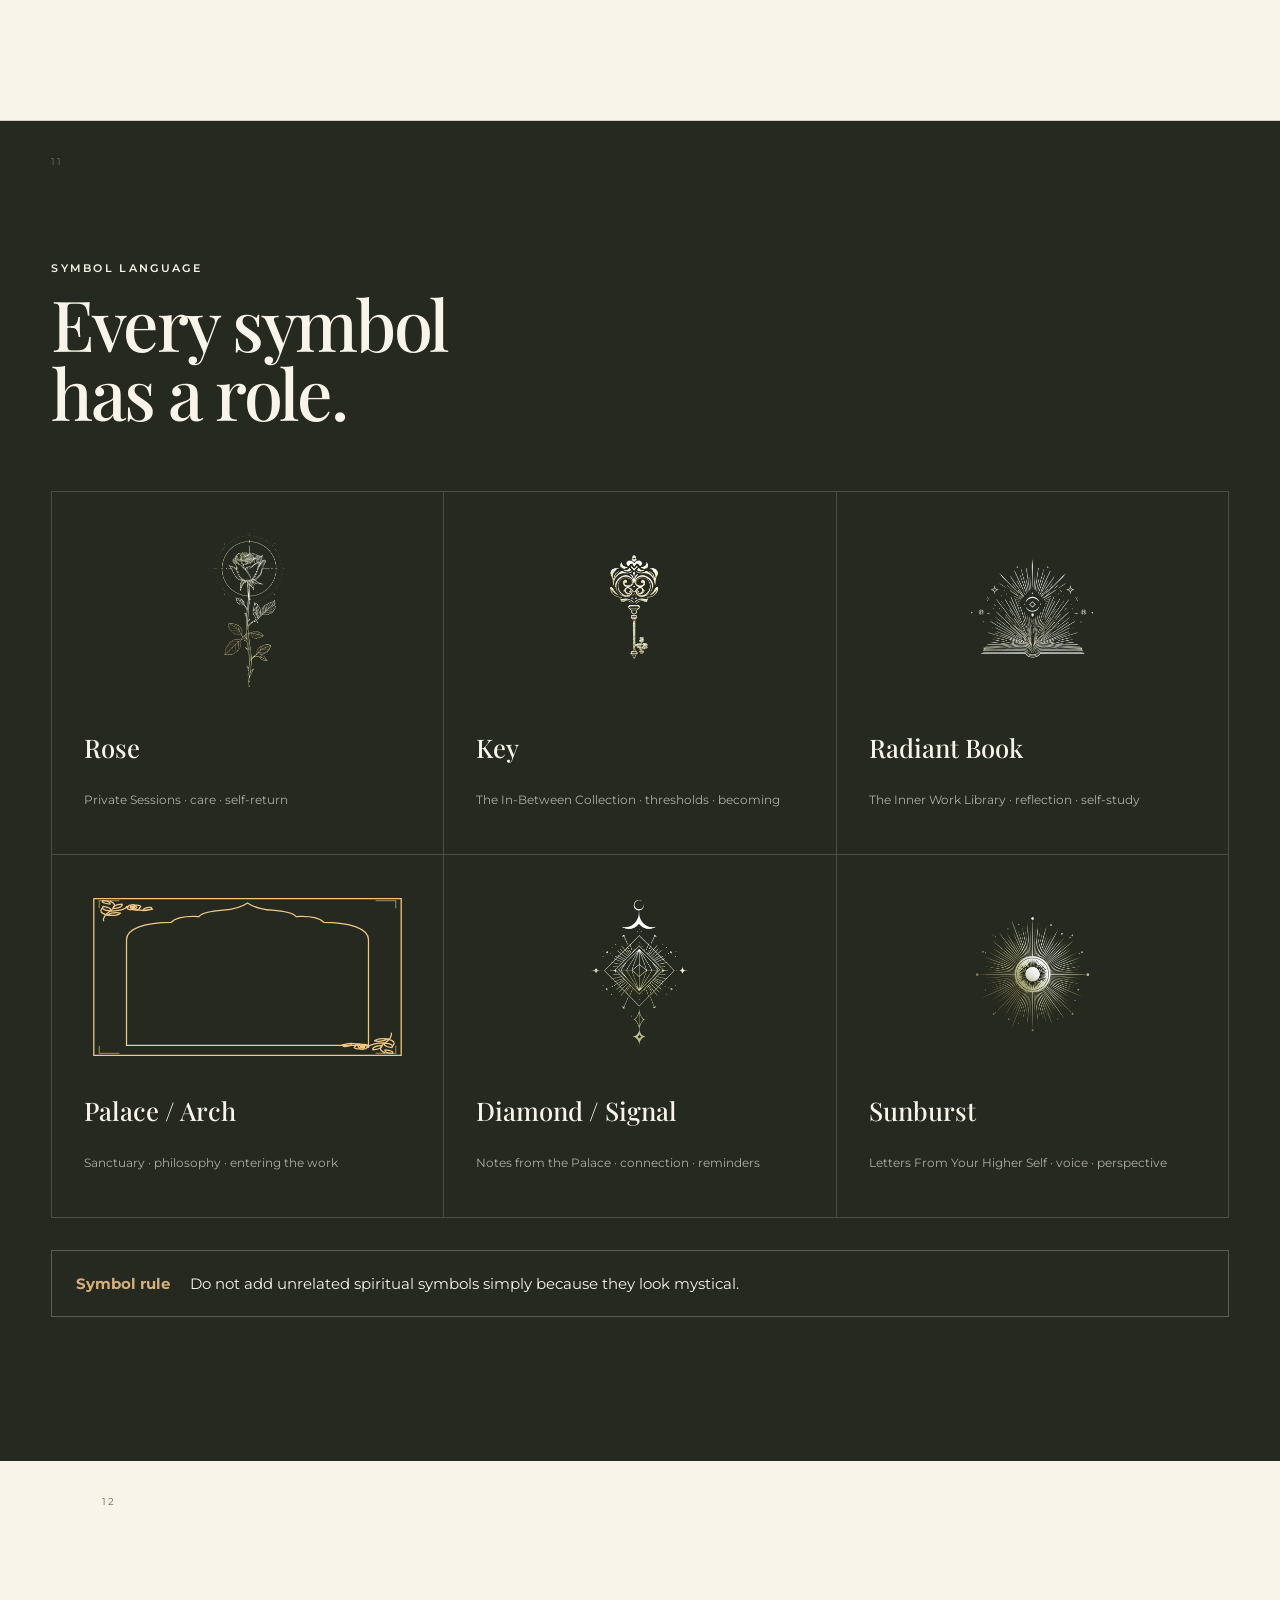
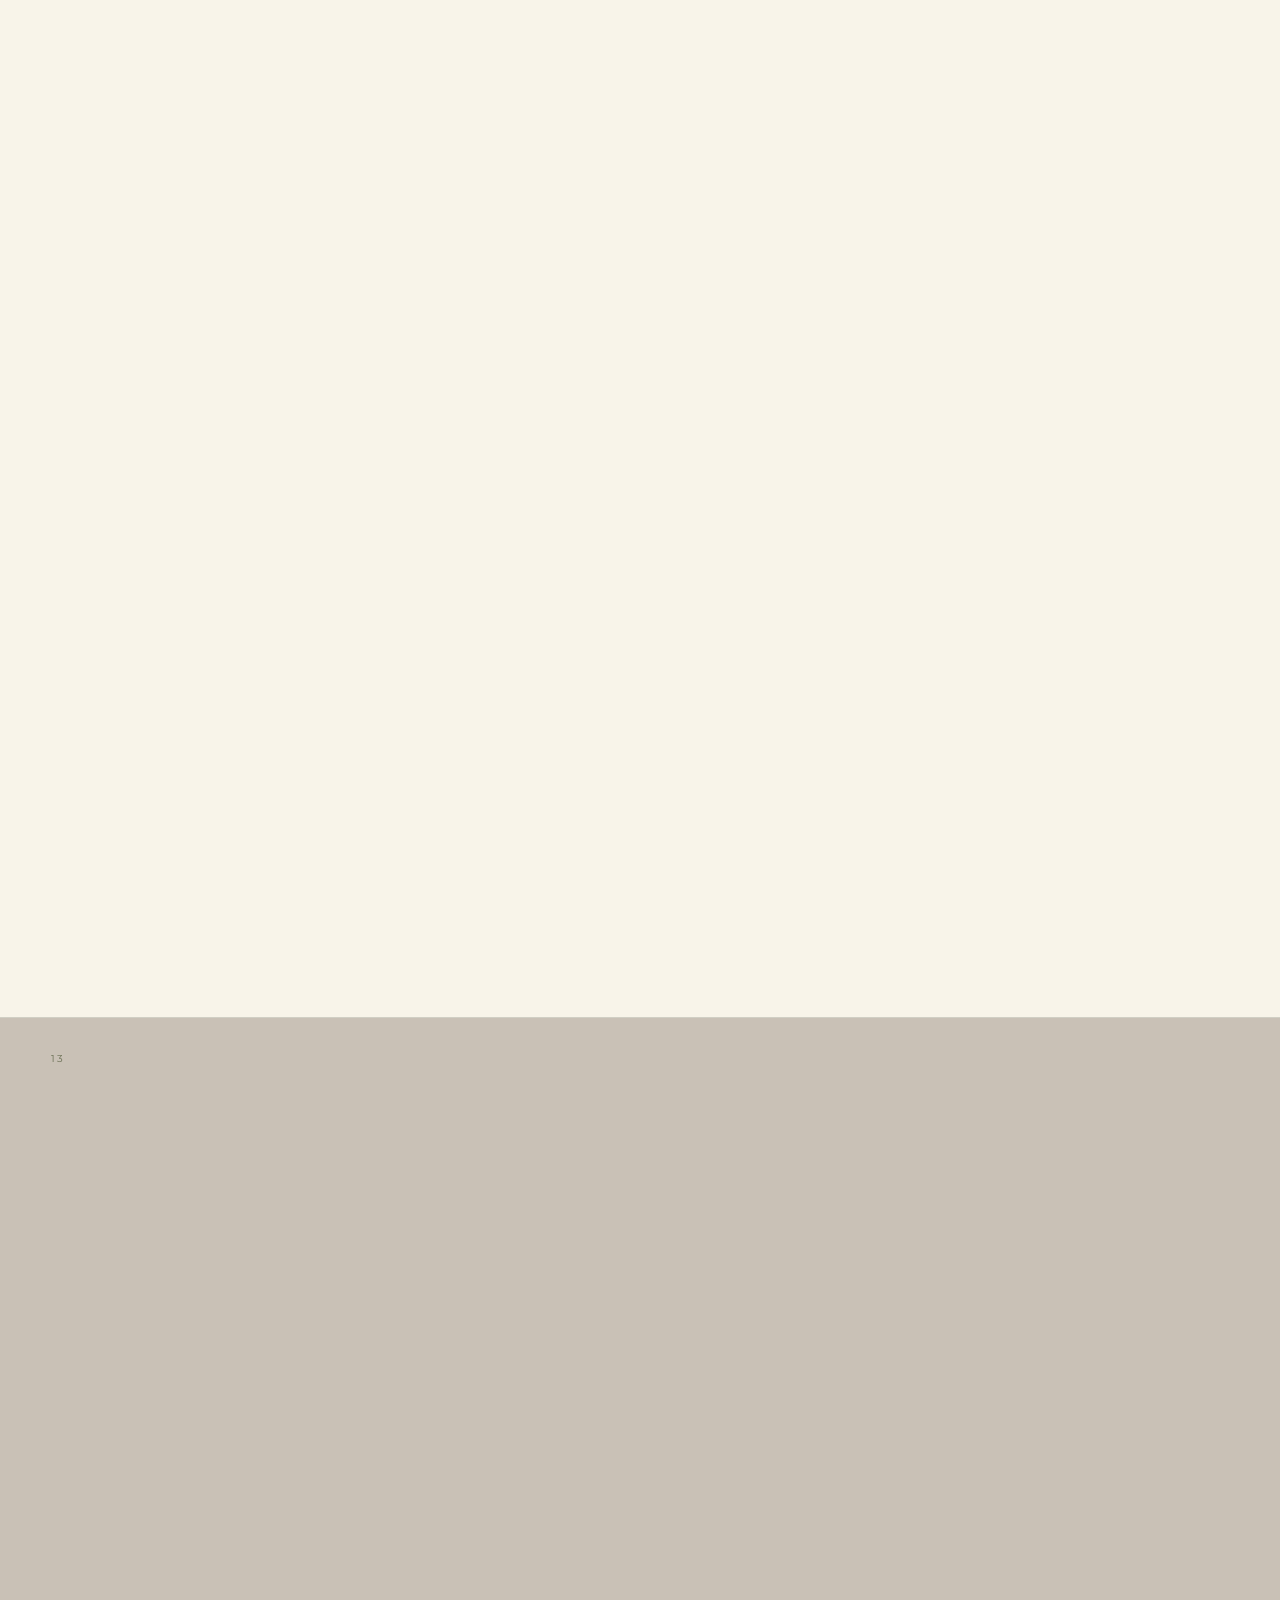
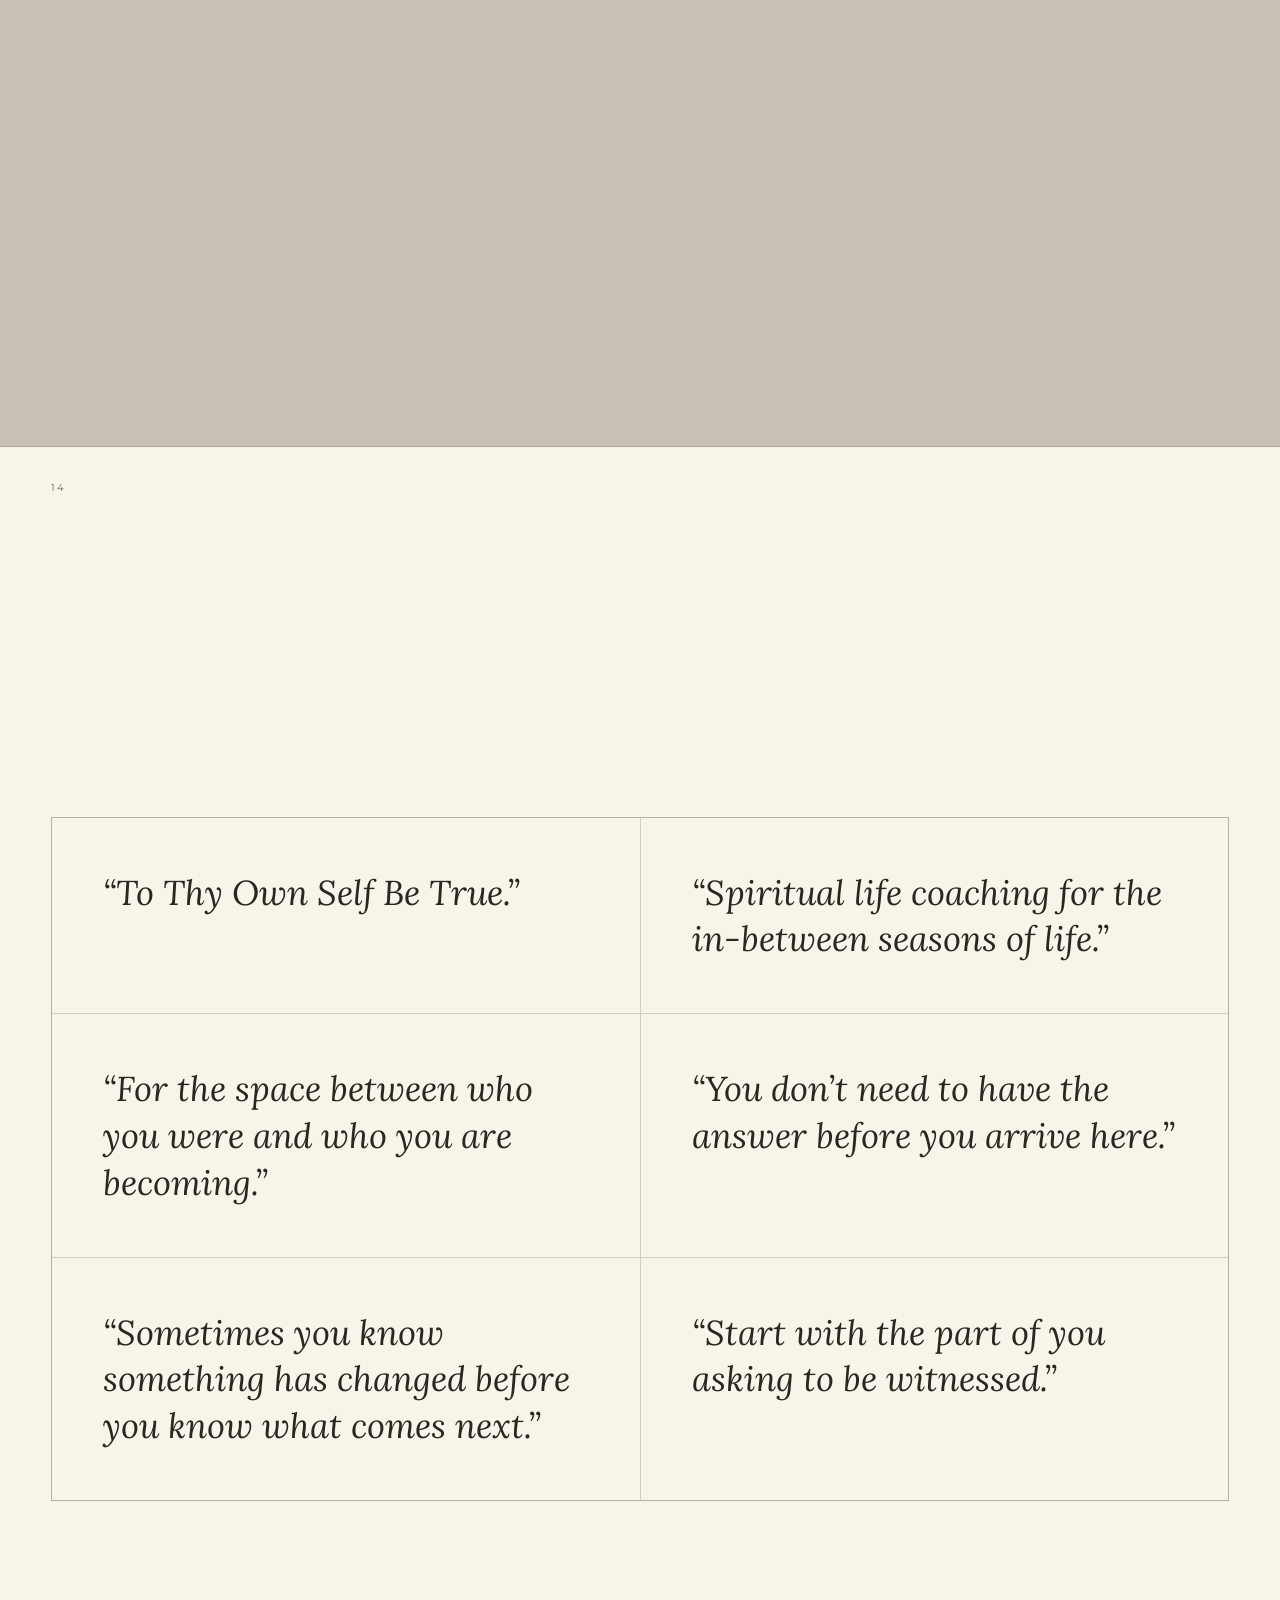
<file: queens-peace-palace/index.html>
<!doctype html>
<html lang="en">
<head>
  <meta charset="utf-8">
  <meta name="viewport" content="width=device-width, initial-scale=1">
  <meta name="robots" content="noindex, nofollow, noarchive">
  <meta name="referrer" content="no-referrer">
  <meta name="theme-color" content="#25291f">
  <title>The Brand Manuscript | Queen’s Peace Palace</title>
  <meta name="description" content="The private living brand record for Queen’s Peace Palace, created by ONYX Creatrix.">
  <link rel="preconnect" href="https://fonts.googleapis.com">
  <link rel="preconnect" href="https://fonts.gstatic.com" crossorigin>
  <link href="https://fonts.googleapis.com/css2?family=Lora:ital,wght@0,400;0,500;1,400&family=Montserrat:wght@400;500;600&family=Playfair+Display:ital,wght@0,500;0,600;1,500&display=swap" rel="stylesheet">
  <link rel="stylesheet" href="styles.css">
  <script src="script.js" defer></script>
</head>
<body>
  <a class="skip-link" href="#manuscript">Skip to the manuscript</a>

  <header class="hero" id="top">
    <nav class="topbar" aria-label="Manuscript navigation">
      <a class="onyx-mark" href="#top">ONYX CREATRIX</a>
      <button class="nav-toggle" type="button" aria-expanded="false" aria-controls="section-nav">Explore manuscript</button>
      <div class="version"><span>Private client portal</span><span>Version 1.0</span></div>
    </nav>
    <div class="hero-inner">
      <div class="hero-copy reveal">
        <p class="kicker">The Brand Manuscript</p>
        <img class="hero-logo" src="assets/images/qpp-logo.png" alt="Queen’s Peace Palace">
        <h1>The living record<br>of your brand.</h1>
        <p class="hero-deck">Where it began, what we built, and how to carry it forward.</p>
        <a class="text-link" href="#welcome">Enter the manuscript</a>
      </div>
      <div class="hero-art reveal" aria-hidden="true">
        <img class="hero-frame" src="assets/images/palace-frame.svg" alt="">
        <img class="hero-icon" src="assets/images/qpp-icon.png" alt="">
        <p>To Thy Own Self Be True.</p>
      </div>
    </div>
    <div class="hero-meta"><span>Prepared by ONYX Creatrix</span><span>Last updated <time id="last-updated">—</time></span></div>
  </header>

  <aside class="section-nav" id="section-nav" aria-label="Sections">
    <a href="#origin">Origin</a><a href="#ecosystem">Ecosystem</a><a href="#foundation">Foundation</a><a href="#identity">Identity</a><a href="#voice">Voice</a><a href="#content">Content</a><a href="#assets">Assets</a><a href="#care">Care + support</a>
  </aside>

  <main id="manuscript">
    <section class="intro section" id="welcome">
      <div class="section-number">01</div>
      <div class="intro-title reveal">
        <p class="eyebrow">Welcome to the Palace</p>
        <h2>A living source<br>of truth.</h2>
      </div>
      <div class="intro-copy reveal">
        <p class="lead">Your Brand Manuscript is the living source of truth for Queen’s Peace Palace.</p>
        <p>Inside, you’ll find the strategy, visual language, messaging, symbols, content direction, and assets created throughout the development of the brand.</p>
        <p>It also documents where the project began, the decisions that shaped it, and how to keep the brand consistent as it continues to grow.</p>
        <p class="accent-note">This guide can evolve with the brand.</p>
      </div>
    </section>

    <section class="section split-story" id="origin">
      <div class="section-number">02</div>
      <div class="story-panel reveal">
        <p class="eyebrow">Where we began</p>
        <h2>One clear world<br>around the work.</h2>
      </div>
      <div class="story-copy reveal">
        <p class="lead">When the project began, Queen’s Peace Palace already had a clear heart: support for people moving through change, transition, and deeper self-discovery.</p>
        <p>What it needed was a clearer digital world around that work—one place where private coaching, the podcast, WhatsApp community, inquiry experience, philosophy, and future resources could live together without feeling disconnected.</p>
        <p>The direction centered transitions, thresholds, self-trust, clarity, and alignment. The brand needed to feel spiritual without losing its humanity: immersive enough to feel like entering the Palace, clear enough that someone could understand where to begin.</p>
        <p>The system also needed room for digital resources and self-guided workbooks, with a structure that could grow without becoming cluttered or confusing.</p>
      </div>
    </section>

    <section class="section questions" id="questions">
      <div class="section-number">03</div>
      <div class="section-head reveal"><p class="eyebrow">The questions that shaped the brand</p><h2>Strategy began<br>with the right questions.</h2></div>
      <ol class="question-list reveal">
        <li><span>01</span>How do we explain Queen’s Peace Palace without making it sound vague?</li>
        <li><span>02</span>How do we make spirituality feel grounded and human?</li>
        <li><span>03</span>How do we speak to someone who knows something is changing but doesn’t know what comes next?</li>
        <li><span>04</span>How do we make the website feel immersive without sacrificing usability?</li>
        <li><span>05</span>How do private coaching, self-guided work, podcast content, WhatsApp, and email fit together?</li>
        <li><span>06</span>How does the Palace metaphor feel intentional rather than decorative?</li>
        <li><span>07</span>How do we build a brand that can grow without losing its identity?</li>
      </ol>
    </section>

    <section class="section ecosystem" id="ecosystem">
      <div class="section-number">04</div>
      <div class="section-head reveal"><p class="eyebrow">What we built</p><h2>One Palace.<br>Many rooms.</h2><p class="lead">Not a collection of disconnected offers, but one coherent ecosystem with different places to enter depending on what someone needs.</p></div>
      <div class="ecosystem-grid reveal">
        <article class="ecosystem-core"><img src="assets/images/qpp-icon.png" alt=""><h3>Queen’s Peace Palace</h3><p>Main brand · sanctuary</p></article>
        <article><h3>Private Sessions</h3><p>Direct spiritual life coaching</p></article>
        <article><h3>The Palace</h3><p>Philosophy, Ajunay, brand story, and self-trust</p></article>
        <article><h3>The Palace Library</h3><p>Self-guided digital reflection</p></article>
        <article><h3>The In-Between Collection</h3><p>Sequential support for transitions</p></article>
        <article><h3>The Inner Work Library</h3><p>Guided reflection for specific patterns and wounds</p></article>
        <article><h3>Notes from the Palace</h3><p>WhatsApp community · shorter touchpoints</p></article>
        <article><h3>Letters From Your Higher Self</h3><p>Podcast · voice and perspective</p></article>
        <article><h3>From the Palace</h3><p>Newsletter · deeper email connection</p></article>
        <article><h3>Digital pathways</h3><p>Link-in-bio · Formspree inquiry · Payhip checkout · MailerLite</p></article>
      </div>
    </section>

    <section class="section evolution" id="evolution">
      <div class="section-number">05</div>
      <div class="section-head reveal"><p class="eyebrow">From idea to ecosystem</p><h2>An evolution<br>with intention.</h2></div>
      <div class="evolution-grid reveal">
        <article><p class="card-label">Where we started</p><h3>Many meaningful pieces taking shape.</h3><ul><li>Podcast and WhatsApp community</li><li>Coaching and discovery calls</li><li>Digital products developing separately</li><li>An evolving hierarchy and identity</li></ul></article>
        <article class="after"><p class="card-label">What exists now</p><h3>One cohesive Palace ecosystem.</h3><ul><li>Defined philosophy and coaching pathways</li><li>Two distinct workbook collections</li><li>Branded roles for podcast, WhatsApp, and email</li><li>Cohesive visual, symbol, and messaging systems</li><li>Private inquiry, link-in-bio, and living Manuscript</li></ul></article>
      </div>
    </section>

    <section class="section foundation" id="foundation">
      <div class="section-number">06</div>
      <div class="foundation-quote reveal"><p class="eyebrow">The foundation</p><h2>“To Thy Own Self<br>Be True.”</h2></div>
      <div class="foundation-facts reveal">
        <dl><div><dt>Brand</dt><dd>Queen’s Peace Palace</dd></div><div><dt>Positioning</dt><dd>Spiritual life coaching for the in-between seasons of life.</dd></div><div><dt>Strategic niche</dt><dd>Support for the seasons when relationships, identity, purpose, beliefs, habits, or the life someone built no longer feel the same.</dd></div><div><dt>Brand promise</dt><dd>The work doesn’t exist to give someone every answer. It helps them hear themselves more clearly and trust what they already know.</dd></div></dl>
      </div>
    </section>

    <section class="section philosophy" id="philosophy">
      <div class="section-number">07</div>
      <div class="section-head reveal"><p class="eyebrow">What the motto means</p><h2>Returning to who you are.</h2></div>
      <div class="large-copy reveal"><p>To Thy Own Self Be True means returning to who you are beneath pressure, performance, fear, expectation, and survival.</p><p>It’s an invitation to listen inward, honor what’s real, and make choices that feel aligned with your truth.</p><p>At Queen’s Peace Palace, it isn’t about perfection. It’s about honesty, self-trust, and the courage to meet yourself more fully.</p></div>
      <div class="principles reveal"><span>Self-Trust</span><span>Inner Truth</span><span>Reflection</span><span>Emotional Honesty</span><span>Reclamation</span><span>Aligned Becoming</span></div>
      <blockquote class="reveal">Clarity often comes when you slow down enough to hear yourself. The work here isn’t about becoming someone else. It’s about understanding what shaped you, tending to what still needs attention, and making more room for the life that feels true now.</blockquote>
    </section>

    <section class="section audience" id="audience">
      <div class="section-number">08</div>
      <div class="section-head reveal"><p class="eyebrow">Who the Palace is for</p><h2>For people living<br>inside a threshold.</h2></div>
      <div class="audience-grid reveal"><span>Relationships changing</span><span>Identity shifts</span><span>Purpose or career changes</span><span>Starting over</span><span>Grief or loss</span><span>Spiritual growth</span><span>Repeating emotional patterns</span><span>Rebuilding self-trust</span><span>Outgrowing beliefs, roles, or ways of living</span><span>Knowing something has changed before knowing what comes next</span></div>
    </section>

    <section class="section identity" id="identity">
      <div class="section-number">09</div>
      <div class="section-head reveal"><p class="eyebrow">Visual identity</p><h2>A warm, grounded<br>Palace world.</h2></div>
      <div class="swatches reveal" aria-label="Brand colors">
        <button class="swatch light" data-hex="#F8F4E9"><span>Warm Cream</span><code>#F8F4E9</code><small>Copy hex</small></button>
        <button class="swatch gold" data-hex="#D4AF7C"><span>Warm Gold</span><code>#D4AF7C</code><small>Copy hex</small></button>
        <button class="swatch olive" data-hex="#6B7055"><span>Muted Olive</span><code>#6B7055</code><small>Copy hex</small></button>
        <button class="swatch stone" data-hex="#C9C1B6"><span>Soft Stone</span><code>#C9C1B6</code><small>Copy hex</small></button>
        <button class="swatch deep" data-hex="#25291F"><span>Deep Olive</span><code>#25291F</code><small>Copy hex</small></button>
      </div>
      <div class="color-guidance reveal"><article><h3>Primary</h3><p>Warm Cream and Deep Olive establish the core light and dark environments. Use them generously.</p></article><article><h3>Supporting</h3><p>Warm Gold highlights meaningful details. Muted Olive and Soft Stone create softer transitions.</p></article><article><h3>Contrast</h3><p>Use Deep Olive text on Cream, or Cream text on Deep Olive. Reserve Gold for accents—not long body copy.</p></article></div>
    </section>

    <section class="section typography" id="typography">
      <div class="section-number">10</div>
      <div class="section-head reveal"><p class="eyebrow">Typography</p><h2>Editorial, reflective,<br>and easy to navigate.</h2></div>
      <div class="type-specimens reveal"><article><p class="playfair">Playfair Display</p><span>Headings · editorial moments</span></article><article><p class="lora">Lora <em>in reflection.</em></p><span>Reflective accents · italic language</span></article><article><p class="montserrat">MONTSERRAT</p><span>Body · UI · buttons · navigation · pricing</span></article></div>
    </section>

    <section class="section symbols" id="symbols">
      <div class="section-number">11</div>
      <div class="section-head reveal"><p class="eyebrow">Symbol language</p><h2>Every symbol<br>has a role.</h2></div>
      <div class="symbol-grid reveal">
        <article><img src="assets/images/symbol-rose.png" alt="Gold rose symbol"><h3>Rose</h3><p>Private Sessions · care · self-return</p></article>
        <article><img src="assets/images/symbol-key.png" alt="Gold key symbol"><h3>Key</h3><p>The In-Between Collection · thresholds · becoming</p></article>
        <article><img src="assets/images/symbol-library.png" alt="Gold radiant book symbol"><h3>Radiant Book</h3><p>The Inner Work Library · reflection · self-study</p></article>
        <article><img src="assets/images/palace-frame.svg" alt="Palace arch symbol"><h3>Palace / Arch</h3><p>Sanctuary · philosophy · entering the work</p></article>
        <article><img src="assets/images/symbol-diamond.png" alt="Gold diamond symbol"><h3>Diamond / Signal</h3><p>Notes from the Palace · connection · reminders</p></article>
        <article><img src="assets/images/symbol-sun.png" alt="Gold sunburst symbol"><h3>Sunburst</h3><p>Letters From Your Higher Self · voice · perspective</p></article>
      </div>
      <p class="rule reveal"><strong>Symbol rule</strong> Do not add unrelated spiritual symbols simply because they look mystical.</p>
    </section>

    <section class="section art-direction" id="art-direction">
      <div class="section-number">12</div>
      <div class="art-image reveal"><img src="assets/images/palace-hero.png" alt="Queen’s Peace Palace Mediterranean-inspired artwork"></div>
      <div class="art-copy reveal"><p class="eyebrow">Photography + art direction</p><h2>Old-world elegance.<br>Grounded spirituality.</h2><div class="do-dont"><div><h3>Move toward</h3><p>Mediterranean architecture, cream stone, arches, warm golden light, olive greenery, cinematic framing, soft editorial photography, intentional symbolism, and negative space.</p></div><div><h3>Move away from</h3><p>Random crystals, generic spiritual stock, excessive tarot, neon aesthetics, clutter, gradients, unrelated mystical icons, and generic AI wellness imagery.</p></div></div></div>
      <div class="motion-note reveal"><span>Motion</span><p>Slow push-in, restrained parallax, typography reveals, soft fade-up, and quiet hover movement. No autoplay video, heavy 3D, scroll hijacking, bouncing, or decorative loops. Keep mobile motion simpler.</p></div>
    </section>

    <section class="section voice" id="voice">
      <div class="section-number">13</div>
      <div class="section-head reveal"><p class="eyebrow">Voice + writing</p><h2>Warm enough to feel.<br>Clear enough to trust.</h2></div>
      <div class="voice-grid reveal"><article><h3>Queen’s Peace Palace sounds</h3><p>Warm · clear · reflective · emotionally intelligent · spiritually grounded · conversational · thoughtful · intimate · human</p></article><article><h3>It does not sound</h3><p>Overly mystical · clinical · preachy · vague · corporate · overly polished · generic coaching language · AI-generated</p></article></div>
      <div class="writing-rules reveal"><h3>Writing rules</h3><p>Use contractions. Keep paragraphs shorter. Prefer simple, grounded language. Avoid explaining the same concept multiple ways. Use words such as <em>sacred, transformation, healing, alignment, journey,</em> and <em>becoming</em> only when they genuinely add meaning.</p><strong>Prefer clear and emotionally resonant over beautiful but vague.</strong></div>
    </section>

    <section class="section phrases" id="phrases">
      <div class="section-number">14</div>
      <div class="section-head reveal"><p class="eyebrow">Core phrases</p><h2>Language to<br>return to.</h2></div>
      <div class="phrase-list reveal"><p>“To Thy Own Self Be True.”</p><p>“Spiritual life coaching for the in-between seasons of life.”</p><p>“For the space between who you were and who you are becoming.”</p><p>“You don’t need to have the answer before you arrive here.”</p><p>“Sometimes you know something has changed before you know what comes next.”</p><p>“Start with the part of you asking to be witnessed.”</p></div>
    </section>

    <section class="section content" id="content">
      <div class="section-number">15</div>
      <div class="section-head reveal"><p class="eyebrow">Content direction</p><h2>Seven rooms<br>for conversation.</h2></div>
      <div class="pillar-grid reveal">
        <article><span>01</span><h3>Transitions</h3><p>Endings, beginnings, uncertainty, thresholds, and the space before clarity.</p></article>
        <article><span>02</span><h3>Self-Trust</h3><p>Inner knowing, decision-making, rebuilding confidence, and hearing yourself.</p></article>
        <article><span>03</span><h3>Relationships + Patterns</h3><p>Boundaries, attachment, repetition, disappointment, and relational truth.</p></article>
        <article><span>04</span><h3>Identity</h3><p>Roles, expectations, self-definition, authenticity, and what no longer fits.</p></article>
        <article><span>05</span><h3>Inner Work</h3><p>Reflection, emotional honesty, wounds, reclamation, and personal responsibility.</p></article>
        <article><span>06</span><h3>Spiritual Perspective</h3><p>Meaning, intuition, belief, surrender, and grounded spiritual practice.</p></article>
        <article><span>07</span><h3>Ajunay’s Reflections</h3><p>Personal insight, lived perspective, questions, observations, and Palace notes.</p></article>
      </div>
    </section>

    <section class="section channels" id="channels">
      <div class="section-number">16</div>
      <div class="section-head reveal"><p class="eyebrow">What goes where</p><h2>Let each channel<br>do its own work.</h2></div>
      <div class="channel-list reveal"><article><h3>Instagram</h3><p>Discovery, education, personal reflections, and visible brand storytelling.</p></article><article><h3>Notes from the Palace</h3><p>Shorter WhatsApp reminders, prompts, and reflections.</p></article><article><h3>Letters From Your Higher Self</h3><p>Podcast conversations and longer perspectives.</p></article><article><h3>From the Palace</h3><p>Deeper written connection, announcements, and thoughtful email updates.</p></article><article><h3>The Palace Library</h3><p>Self-guided reflection and practical tools.</p></article><article><h3>Private Sessions</h3><p>Direct, personal support for the season someone is in.</p></article></div>
    </section>

    <section class="section collections" id="collections">
      <div class="section-number">17</div>
      <div class="section-head reveal"><p class="eyebrow">The guided libraries</p><h2>Two collections.<br>Two kinds of support.</h2></div>
      <div class="collection-grid reveal"><article><img src="assets/images/in-between-cover.png" alt="The In-Between Collection cover"><div><p class="card-label">Sequential collection</p><h3>The In-Between Collection</h3><p>Outgrow · Release · Cross · Arrive · Build</p><p>Designed as a progression through transition, threshold, and new ground.</p><a href="#assets">View collection artwork</a></div></article><article><img src="assets/images/inner-work-cover.png" alt="The Inner Work Library cover"><div><p class="card-label">Standalone library</p><h3>The Inner Work Library</h3><p>Focused guided reflection for specific patterns, wounds, and reclamation work.</p><a href="#assets">View collection artwork</a></div></article></div>
    </section>

    <section class="section assets" id="assets">
      <div class="section-number">18</div>
      <div class="section-head reveal"><p class="eyebrow">Brand assets</p><h2>Your working<br>library.</h2><p class="lead">Download approved, client-ready brand artwork. These private Drive files are shared only with the authorized Queen’s Peace Palace account.</p></div>
      <div class="asset-groups reveal">
        <details open><summary><span>Logo suite</span><small>3 files</small></summary><div class="download-list"><a href="https://drive.google.com/file/d/1eIjMpG2yUEoZFSNCA_6I-wgFnY0d_AdU/view" target="_blank" rel="noopener"><span>Primary Queen’s Peace Palace logo</span><b>Download PNG</b></a><a href="https://drive.google.com/file/d/1BlJ5EqOo6_SHaHZkg6rrLFUruQ7XKCO9/view" target="_blank" rel="noopener"><span>Queen’s Peace Palace icon</span><b>Download PNG</b></a><a href="https://drive.google.com/file/d/1a2x1At6vSi29lfssQocEY_6CNjTAfEFF/view" target="_blank" rel="noopener"><span>Palace / arch frame</span><b>Download SVG</b></a></div></details>
        <details><summary><span>Symbol library</span><small>5 files</small></summary><div class="download-list"><a href="https://drive.google.com/file/d/18WX3DDQ7KGU2MXFcWiPibXiX7exMey8o/view" target="_blank" rel="noopener"><span>Rose</span><b>Download PNG</b></a><a href="https://drive.google.com/file/d/1iy4M__GX9g6aixfQYzXvYRMi1gbvGR02/view" target="_blank" rel="noopener"><span>Key</span><b>Download PNG</b></a><a href="https://drive.google.com/file/d/1Tbr5TMNAH0cyJYbEJ3Z4cV1KTLl-0lIv/view" target="_blank" rel="noopener"><span>Radiant book</span><b>Download PNG</b></a><a href="https://drive.google.com/file/d/1To6O2QmUA6z12XQL1rIWowiaUJQfQChK/view" target="_blank" rel="noopener"><span>Diamond / signal</span><b>Download PNG</b></a><a href="https://drive.google.com/file/d/1yY7JBdIpX1VBIzP_El1KRq708s0X1BI6/view" target="_blank" rel="noopener"><span>Sun / celestial ornament</span><b>Download PNG</b></a></div></details>
        <details><summary><span>Collection artwork</span><small>4 files</small></summary><div class="download-list"><a href="https://drive.google.com/file/d/1hHlKgt0bU_w_fNm4NJiTKPoZi19vL-dz/view" target="_blank" rel="noopener"><span>In-Between gold key</span><b>Download PNG</b></a><a href="https://drive.google.com/file/d/1u9107p7sGk1_HFlv97dtu8sRLz-gF9-m/view" target="_blank" rel="noopener"><span>In-Between collection cover</span><b>Download PNG</b></a><a href="https://drive.google.com/file/d/1LT-mKQZWUNyoOe9Qrt4rPb9yfkvR1t1c/view" target="_blank" rel="noopener"><span>Inner Work radiant library</span><b>Download PNG</b></a><a href="https://drive.google.com/file/d/1gBqbpx7lffiVsQTz1ENwzS0Z26x7I8_B/view" target="_blank" rel="noopener"><span>Inner Work collection cover</span><b>Download PNG</b></a></div></details>
        <details><summary><span>Product cover artwork</span><small>16 files</small></summary><div class="download-list"><a href="https://drive.google.com/drive/folders/1NmmUUMGstPgrkIoIo0Su95s-38XzPAgv" target="_blank" rel="noopener"><span>In-Between passage covers</span><b>Open private folder</b></a><a href="https://drive.google.com/drive/folders/1nr0nL6kn2qxRsQtiEPOCIaUVdMS_n-Ql" target="_blank" rel="noopener"><span>Inner Work workbook covers</span><b>Open private folder</b></a></div></details>
        <details><summary><span>Photography + website artwork</span><small>4 files</small></summary><div class="download-list"><a href="https://drive.google.com/file/d/1GEcLB5clKGhb42SHFDwPqk-ZW3O_TQqa/view" target="_blank" rel="noopener"><span>Ajunay portrait — seated</span><b>Download JPG</b></a><a href="https://drive.google.com/file/d/1LUGxXi6Ig-D-JNJdLpGEMEti7s0NljS5/view" target="_blank" rel="noopener"><span>Ajunay portrait — standing</span><b>Download JPG</b></a><a href="https://drive.google.com/file/d/1g0VVc8ozcb3ikcSsMEbbPiWrPhnVuE_x/view" target="_blank" rel="noopener"><span>Queen’s Peace Palace website hero</span><b>Download PNG</b></a><a href="https://drive.google.com/file/d/197N_MIwMjyt4z193rTxlXm0koQEWeSuT/view" target="_blank" rel="noopener"><span>Palace website artwork</span><b>Download PNG</b></a></div></details>
        <details><summary><span>Brand Manuscript PDF</span><small>Future</small></summary><div class="placeholder-grid"><span>The web Manuscript is the current source of truth.</span><span>A static PDF may be added later.</span></div></details>
      </div>
      <p class="maintenance reveal">Customer workbook PDFs are intentionally not included here. They remain protected in ONYX’s private project archive for future maintenance.</p>
    </section>

    <section class="section use" id="products">
      <div class="section-number">18A</div>
      <div class="section-head reveal"><p class="eyebrow">Product reference</p><h2>The Palace<br>product ecosystem.</h2><p class="lead">A lightweight reference for approved listings and artwork. Product fulfillment files remain private.</p></div>
      <div class="channel-list reveal"><article><h3>The In-Between Collection</h3><p>Sequential support for Outgrow, Release, Cross, Arrive, and Build. Approved cover artwork is available in the asset library above.</p></article><article><h3>The Inner Work Library</h3><p>Standalone guided reflections for specific patterns, wounds, and reclamation work. Approved cover artwork is available above.</p></article><article><h3>The Self-Worth Reclamation</h3><p><strong>Collection:</strong> The Inner Work Library<br><strong>Price:</strong> $22</p><a href="https://payhip.com/b/ckhmY" target="_blank" rel="noopener">View Payhip listing</a></article></div>
      <div class="use-copy reveal"><h3>Need to update a product?</h3><p>If you need to change a product description, cover image, price, or Payhip listing, reach out to ONYX Creatrix.</p><p>If you prefer to manage future Payhip updates yourself, step-by-step instructions can be provided upon request.</p></div>
    </section>

    <section class="section use" id="use">
      <div class="section-number">19</div>
      <div class="section-head reveal"><p class="eyebrow">How to use your Brand Manuscript</p><h2>Make new things<br>feel connected.</h2></div>
      <div class="use-copy reveal"><p>Use this portal whenever you’re creating something for Queen’s Peace Palace—whether that’s a social post, flyer, collaboration, new offer, email, event, or website update.</p><h3>Before creating something new, check:</h3><ul><li>Does it use the approved visual language?</li><li>Does it sound like Queen’s Peace Palace?</li><li>Does it fit one of the brand’s core themes?</li><li>Does it belong in the existing ecosystem?</li><li>Does the symbol or imagery have a reason to be there?</li></ul><blockquote>The goal isn’t to make everything identical. The goal is to make everything feel like it belongs to the same world.</blockquote></div>
    </section>

    <section class="section care" id="care">
      <div class="section-number">20</div>
      <div class="section-head reveal"><p class="eyebrow">Website care + ONYX support</p><h2>Keep the Palace<br>current and intentional.</h2></div>
      <div class="care-grid reveal">
        <article><h3>Updating your website</h3><p>Your website was custom developed around the brand system documented here. Copy corrections, link changes, image swaps, pricing updates, small layout adjustments, and basic product additions can be requested from ONYX Creatrix.</p><p>Larger changes, new pages, new functionality, offers, redesigns, or integrations may require a separate scope or quote.</p><a class="button" href="mailto:hello@onyxcreatrix.com?subject=Queen%27s%20Peace%20Palace%20Website%20Update">Request an update</a></article>
        <article><h3>Prefer to make your own updates?</h3><p>Step-by-step instructions can be provided upon request. Because the site is custom built, ask for guidance before changing code, integrations, or structural components.</p><p>This helps protect the design, checkout systems, forms, functionality, and mobile experience already in place.</p><a class="button ghost" href="mailto:hello@onyxcreatrix.com?subject=Request%20Queen%27s%20Peace%20Palace%20Update%20Instructions">Request update instructions</a></article>
      </div>
      <p class="maintenance reveal">Before replacing brand colors, fonts, symbols, major messaging, or page structures, return to this Manuscript. The brand can evolve. The goal is to make intentional changes rather than slowly drifting away from what has already been built.</p>
    </section>

    <section class="section quick-reference" id="quick-reference">
      <div class="section-number">21</div>
      <div class="section-head reveal"><p class="eyebrow">Quick reference</p><h2>Queen’s Peace Palace</h2></div>
      <dl class="reference-grid reveal"><div><dt>Motto</dt><dd>To Thy Own Self Be True.</dd></div><div><dt>Niche</dt><dd>Spiritual life coaching for the in-between seasons of life.</dd></div><div><dt>Colors</dt><dd>Cream · Deep Olive · Muted Olive · Warm Gold · Stone</dd></div><div><dt>Fonts</dt><dd>Playfair Display · Lora · Montserrat</dd></div><div><dt>Private work</dt><dd>Private Sessions</dd></div><div><dt>Self-guided work</dt><dd>The Palace Library</dd></div><div><dt>Sequential collection</dt><dd>The In-Between Collection</dd></div><div><dt>Standalone library</dt><dd>The Inner Work Library</dd></div><div><dt>Podcast</dt><dd>Letters From Your Higher Self</dd></div><div><dt>WhatsApp</dt><dd>Notes from the Palace</dd></div><div><dt>Instagram</dt><dd>@queenspeacepalace</dd></div><div><dt>Email</dt><dd><a href="mailto:queenspeacepalace@gmail.com">queenspeacepalace@gmail.com</a></dd></div></dl>
    </section>
  </main>

  <footer>
    <div><a class="onyx-mark" href="#top">ONYX CREATRIX</a><p>The Brand Manuscript · Queen’s Peace Palace</p></div>
    <div><p>Version 1.0</p><p>Last updated <time id="footer-updated">—</time></p></div>
    <a class="text-link" href="#top">Return to top</a>
  </footer>
</body>
</html>
</file>
<file: styles.css>
@import url('https://fonts.googleapis.com/css2?family=DM+Sans:wght@300;400;500&family=Italiana&display=swap');

:root{--onyx:#11100f;--charcoal:#24211e;--ivory:#f0ece4;--paper:#e6dfd4;--stone:#c7bcad;--metal:#a58b6a;--line:rgba(240,236,228,.25);--serif:'Italiana','Times New Roman',serif;--sans:'DM Sans',Arial,sans-serif}
*{box-sizing:border-box}html{scroll-behavior:smooth}body{margin:0;background:var(--ivory);color:var(--onyx);font-family:var(--sans);font-weight:300;line-height:1.55;overflow-x:hidden}img{display:block;max-width:100%}a{color:inherit;text-decoration:none}button,input,select,textarea{font:inherit}.skip-link{position:fixed;top:1rem;left:1rem;z-index:999;background:var(--ivory);padding:.7rem 1rem;transform:translateY(-200%)}.skip-link:focus{transform:none}:focus-visible{outline:1px solid var(--metal);outline-offset:4px}.section-pad{padding:8rem clamp(1.5rem,5vw,6rem)}.eyebrow,.section-index,.project-no{font-size:.69rem;letter-spacing:.22em;text-transform:uppercase;font-weight:500}.site-header{position:absolute;z-index:20;top:0;left:0;width:100%;height:6rem;padding:0 clamp(1.5rem,4vw,4rem);display:flex;align-items:center;color:var(--ivory);border-bottom:1px solid rgba(240,236,228,.2)}.brand{font-family:var(--serif);font-size:1.05rem;letter-spacing:.16em;white-space:nowrap}.site-nav{margin-left:auto;display:flex;align-items:center;gap:clamp(1rem,2vw,2rem);font-size:.72rem;letter-spacing:.08em}.site-nav a:not(.nav-cta){position:relative}.site-nav a:not(.nav-cta)::after{content:"";position:absolute;left:0;bottom:-.35rem;width:100%;height:1px;background:currentColor;transform:scaleX(0);transform-origin:right;transition:transform .3s}.site-nav a:hover::after{transform:scaleX(1);transform-origin:left}.nav-cta{border:1px solid rgba(240,236,228,.55);padding:.75rem 1rem}.menu-toggle{display:none;background:none;border:0;color:inherit}
.hero{min-height:100svh;background:var(--onyx);color:var(--ivory);display:grid;grid-template-columns:minmax(0,1.08fr) minmax(360px,.92fr);position:relative}.hero-copy{padding:clamp(9rem,15vh,12rem) clamp(2rem,6vw,7rem) 5rem;display:flex;flex-direction:column;justify-content:center}.hero h1{font-family:var(--serif);font-weight:400;font-size:clamp(3.6rem,6vw,7rem);line-height:.97;letter-spacing:-.025em;margin:2rem 0}.hero h1 em,.section-heading h2 em,.work h2 em,.approach h2 em,.why h2 em,.about h2 em,.inquiry h2 em{font-weight:400;color:var(--stone)}.hero-intro{max-width:43rem;font-size:clamp(1rem,1.3vw,1.2rem);color:#c9c2b8}.hero-actions{display:flex;align-items:center;gap:2rem;margin-top:2.2rem}.button{display:inline-flex;align-items:center;justify-content:center;min-height:3.2rem;padding:.8rem 1.25rem;border:1px solid transparent;letter-spacing:.08em;text-transform:uppercase;font-size:.7rem;transition:.25s}.button-light{background:var(--ivory);color:var(--onyx)}.button-light:hover{background:var(--stone)}.text-link{font-size:.76rem;text-transform:uppercase;letter-spacing:.1em;border-bottom:1px solid var(--line);padding:.6rem 0}.text-link span{margin-left:.7rem}.hero-reel{position:relative;overflow:hidden;margin:6rem 0 0;background:#27221e}.reel-frame{position:absolute;inset:0;opacity:0;transition:opacity 1.4s ease}.reel-frame.active{opacity:1;z-index:1}.reel-frame img{width:100%;height:100%;object-fit:cover;object-position:top;filter:saturate(.7) contrast(1.05) brightness(.74);transform:scale(1.03);transition:transform 7s ease}.reel-frame.active img{transform:scale(1)}.reel-frame::after{content:"";position:absolute;inset:0;background:linear-gradient(180deg,transparent 55%,rgba(17,16,15,.8))}.reel-frame span{position:absolute;z-index:2;bottom:2.3rem;left:2rem;right:2rem;display:flex;justify-content:space-between;font-family:var(--serif);font-size:1.25rem}.reel-frame b{font:400 .65rem var(--sans);letter-spacing:.12em}.hero-monogram{position:absolute;z-index:3;width:10rem;right:-2.8rem;top:12%;opacity:.15;filter:invert(1)}.hero-side{position:absolute;right:1rem;bottom:2rem;z-index:3;writing-mode:vertical-rl;text-transform:uppercase;letter-spacing:.2em;font-size:.58rem}.reveal{animation:reveal .8s both;animation-delay:.1s}.hero h1.reveal{animation-delay:.2s}.hero-intro.reveal{animation-delay:.3s}.hero-actions.reveal{animation-delay:.4s}@keyframes reveal{from{opacity:0;transform:translateY(12px)}to{opacity:1;transform:none}}
.manifesto{display:grid;grid-template-columns:1fr 3fr;gap:3rem;background:var(--paper);border-bottom:1px solid #cfc6b9}.manifesto .display-copy{font-family:var(--serif);font-size:clamp(2.2rem,4.4vw,5rem);line-height:1.08;margin:0}.manifesto .muted{color:#9b9084}.section-heading{display:grid;grid-template-columns:1fr 2fr 1fr;gap:clamp(2rem,5vw,6rem);align-items:start;margin-bottom:6rem}.section-heading .eyebrow{margin-top:1rem}.section-heading h2,.work h2,.why h2,.about h2,.inquiry h2{font:400 clamp(3rem,5.2vw,6.1rem)/1.02 var(--serif);letter-spacing:-.02em;margin:0}.section-heading>p:last-child{font-size:1rem;margin-top:1rem}.experience-list{border-top:1px solid #958b7e}.experience-list article{display:grid;grid-template-columns:5rem minmax(14rem,1fr) 1.3fr;gap:2rem;padding:2.1rem 0;border-bottom:1px solid #b8aea1}.experience-list h3{font:400 clamp(1.8rem,2.7vw,3.4rem)/1 var(--serif);margin:0}.experience-list article>div{display:grid;grid-template-columns:1fr 1fr;gap:2rem}.experience-list p{margin:0}.experience-list .number{font-size:.7rem;letter-spacing:.1em}.experience-list .detail{color:#69625a}.support-note{max-width:45rem;margin:2rem 0 0 auto;font-size:.8rem;color:#6e665e}
.work{background:var(--charcoal);color:var(--ivory)}.work-head{display:grid;grid-template-columns:1fr 3fr;gap:3rem;margin-bottom:8rem}.work-head h2{max-width:70rem}.project{display:grid;grid-template-columns:minmax(0,1.3fr) minmax(300px,.7fr);gap:clamp(3rem,7vw,9rem);align-items:center;margin-bottom:12rem}.project-reverse{grid-template-columns:minmax(300px,.7fr) minmax(0,1.3fr)}.project-reverse .project-image{order:2}.project-image{height:min(72vw,50rem);overflow:hidden;background:#38332e}.project-image img{width:100%;height:100%;object-fit:cover;object-position:top;transition:transform .8s ease}.project-image:hover img{transform:scale(1.015)}.project-copy h3{font:400 clamp(3rem,5vw,6rem)/.95 var(--serif);margin:1rem 0 1.5rem}.project-copy>p:not(.meta,.focus,.project-no){font-size:1rem;color:#c6bfb6}.meta{font-size:.67rem;text-transform:uppercase;letter-spacing:.12em;border-top:1px solid var(--line);border-bottom:1px solid var(--line);padding:.9rem 0;display:flex;justify-content:space-between;gap:1rem}.focus{font-size:.65rem;text-transform:uppercase;letter-spacing:.14em;color:var(--stone);margin-top:2rem}.project-last{margin-bottom:0}
.approach{display:grid;grid-template-columns:1fr 1fr}.approach-dark{background:var(--onyx);color:var(--ivory);position:relative;overflow:hidden;min-height:52rem}.approach-dark h2{font:400 clamp(3.5rem,5.8vw,7rem)/1 var(--serif);margin-top:9rem;position:relative;z-index:1}.approach-dark img{position:absolute;width:30rem;right:-8rem;bottom:-7rem;filter:invert(1);opacity:.07}.approach-copy{background:var(--paper);display:flex;flex-direction:column;justify-content:center}.approach-copy .lead,.why-copy .lead{font:400 clamp(1.9rem,2.5vw,3rem)/1.15 var(--serif)}.approach-copy>p{max-width:43rem}.pullquote{font:italic 2rem var(--serif);padding:2rem 0;border-top:1px solid #aca295;border-bottom:1px solid #aca295;margin-top:2rem}.principles{display:flex;flex-wrap:wrap;gap:1rem 1.8rem;padding:0;list-style:none;text-transform:uppercase;font-size:.65rem;letter-spacing:.18em;margin-top:2rem}.why{background:var(--ivory)}.why-grid{display:grid;grid-template-columns:1.4fr .6fr;gap:clamp(4rem,8vw,10rem);margin-top:5rem}.why-copy p{margin:0 0 1.5rem}.about{background:#d5cbbd}.about-grid{display:grid;grid-template-columns:1fr 1fr;gap:clamp(4rem,10vw,12rem);margin-top:5rem}.about-story{font-size:clamp(1.05rem,1.25vw,1.25rem)}.about-story p{margin:0 0 1.4rem}.inquiry{display:grid;grid-template-columns:.85fr 1.15fr;background:var(--onyx);color:var(--ivory)}.inquiry-intro{border-right:1px solid var(--line)}.inquiry-intro h2{margin:5rem 0 3rem}.inquiry-intro>p:not(.section-index){color:#c3bbb1;max-width:36rem}.inquiry-intro>a{display:inline-block;margin-top:4rem;border-bottom:1px solid var(--line)}.form-wrap{background:var(--paper);color:var(--onyx)}.form-row{display:grid;grid-template-columns:1fr 1fr;gap:1.5rem}.field{margin-bottom:1.5rem}.field label{display:block;font-size:.69rem;text-transform:uppercase;letter-spacing:.12em;margin-bottom:.55rem}.field label span{color:#765d48}.field input,.field select,.field textarea{width:100%;border:0;border-bottom:1px solid #81776b;background:transparent;border-radius:0;padding:.75rem .2rem;color:var(--onyx)}.field textarea{border:1px solid #9d9387;padding:.8rem;resize:vertical}.field input:focus,.field select:focus,.field textarea:focus{outline:0;border-color:var(--onyx);box-shadow:0 1px 0 var(--onyx)}.helper,.error{display:block;font-size:.7rem;margin-top:.35rem}.helper{color:#71685e}.error{color:#793f36;min-height:1em}.field [aria-invalid="true"]{border-color:#793f36}.honeypot{position:absolute!important;left:-9999px!important}.submit-button{width:100%;justify-content:space-between;background:var(--onyx);color:var(--ivory);cursor:pointer}.submit-button:disabled{opacity:.6;cursor:wait}.form-status{min-height:1.5rem;font-size:.8rem;color:#793f36}.success-message{padding:4rem 0}.success-message h3{font:400 clamp(3rem,5vw,5rem)/1 var(--serif);margin:2rem 0}.site-footer{background:#0b0b0a;color:var(--ivory);padding:4rem clamp(1.5rem,5vw,6rem) 2rem;display:grid;grid-template-columns:1fr 1fr;gap:4rem;border-top:1px solid var(--line)}.site-footer>div:first-child{display:flex;align-items:center;gap:1rem;font-family:var(--serif);letter-spacing:.12em}.site-footer img{width:2rem;filter:invert(1);opacity:.8}.site-footer>p{font:400 2rem/1.15 var(--serif);margin:0}.footer-links{display:flex;gap:2rem;font-size:.75rem}.copyright{text-align:right!important;font:400 .65rem var(--sans)!important;letter-spacing:.1em;text-transform:uppercase;align-self:end}
@media(max-width:980px){.site-header{height:5rem;position:absolute}.menu-toggle{display:flex;margin-left:auto;align-items:center;gap:.7rem;text-transform:uppercase;letter-spacing:.1em;font-size:.65rem;min-height:44px}.menu-toggle i,.menu-toggle i::after{display:block;width:1.2rem;height:1px;background:currentColor;content:"";transition:.25s}.menu-toggle i::after{transform:translateY(5px)}.menu-toggle[aria-expanded="true"] i{transform:rotate(45deg)}.menu-toggle[aria-expanded="true"] i::after{transform:rotate(-90deg)}.site-nav{position:absolute;top:5rem;left:0;width:100%;background:var(--onyx);padding:2rem;display:none;flex-direction:column;align-items:stretch;font-size:1rem}.site-nav.open{display:flex}.site-nav .nav-cta{text-align:center;margin-top:1rem}.hero{grid-template-columns:1fr;min-height:auto}.hero-copy{min-height:78svh;padding-top:9rem}.hero-reel{height:70svh;margin:0 1.5rem 3rem}.hero-side{display:none}.manifesto,.work-head{grid-template-columns:1fr}.section-heading{grid-template-columns:1fr 2fr}.section-heading>p:last-child{grid-column:2}.experience-list article{grid-template-columns:3rem 1fr}.experience-list article>div{grid-column:2;grid-template-columns:1fr 1fr}.project,.project-reverse{grid-template-columns:1fr;gap:3rem;margin-bottom:8rem}.project-reverse .project-image{order:0}.project-image{height:min(100vw,50rem)}.approach{grid-template-columns:1fr}.approach-dark{min-height:38rem}.why-grid,.about-grid{grid-template-columns:1fr}.inquiry{grid-template-columns:1fr}.inquiry-intro{border-right:0;border-bottom:1px solid var(--line)}}
@media(max-width:620px){.section-pad{padding:5.5rem 1.25rem}.brand{font-size:.9rem}.hero-copy{padding:8rem 1.25rem 4rem;min-height:auto}.hero h1{font-size:clamp(3.2rem,15vw,4.8rem)}.hero-intro{font-size:.95rem}.hero-actions{align-items:flex-start;flex-direction:column;gap:1rem}.hero-reel{height:68svh;margin:0}.hero-monogram{width:7rem}.manifesto{gap:2rem}.section-heading{display:block;margin-bottom:4rem}.section-heading h2{margin:2rem 0}.section-heading h2,.work h2,.why h2,.about h2,.inquiry h2{font-size:clamp(2.8rem,13vw,4rem)}.experience-list article{grid-template-columns:2rem 1fr;gap:1rem}.experience-list article>div{grid-template-columns:1fr;gap:1rem}.experience-list h3{font-size:2.2rem}.support-note{margin-top:2rem}.work-head{margin-bottom:5rem}.project{margin-bottom:7rem}.project-image{height:125vw;max-height:38rem}.project-copy h3{font-size:3.2rem}.meta{display:block}.meta span{display:block;margin-top:.5rem}.approach-dark{min-height:30rem}.approach-dark h2{margin-top:5rem}.why-grid,.about-grid{margin-top:3rem;gap:3rem}.form-row{grid-template-columns:1fr;gap:0}.inquiry-intro h2{margin:3rem 0 2rem}.inquiry-intro>a{margin-top:2rem}.site-footer{grid-template-columns:1fr;gap:2rem}.site-footer>p{font-size:1.7rem}.copyright{text-align:left!important}.footer-links{flex-direction:column;gap:1rem}}
@media(prefers-reduced-motion:reduce){html{scroll-behavior:auto}*,*::before,*::after{animation-duration:.01ms!important;animation-iteration-count:1!important;transition-duration:.01ms!important}.reel-frame{display:none}.reel-frame:first-child{display:block;opacity:1}}

/* Refined brand treatment */
.eyebrow,.section-index,.project-no{font-size:.75rem;letter-spacing:.18em}
.brand{display:block;width:clamp(9rem,13vw,12.5rem);font-size:0}
.brand img{width:100%;height:auto;filter:invert(1) sepia(.1);opacity:.94}
.site-nav{font-size:.76rem;letter-spacing:.07em}
.hero{background-color:var(--onyx);background-image:linear-gradient(90deg,rgba(10,10,9,.93) 0%,rgba(10,10,9,.82) 45%,rgba(10,10,9,.36) 100%),url('assets/onyx-stone-background.jpg');background-size:cover;background-position:center right}
.hero-intro{font-size:clamp(1rem,1.2vw,1.12rem);color:#d3ccc2}
.hero-intro p{margin:.2rem 0 1rem}
.hero-actions{margin-top:1.5rem}
.hero-reel{margin:7rem 2rem 2rem 0;border:1px solid rgba(240,236,228,.13);box-shadow:0 2rem 5rem rgba(0,0,0,.34)}
.reel-frame img{filter:saturate(.72) contrast(1.04) brightness(.8);transform:scale(1.025)}
.manifesto .display-copy{font-size:clamp(2.7rem,5vw,5.7rem);line-height:1.04;font-weight:400}
.manifesto .display-copy em{font-weight:400;color:#918477}
.intro-notes{display:grid;grid-template-columns:1fr 1fr;gap:1rem 3rem;max-width:64rem;margin:4rem 0 0 auto}
.intro-notes p{margin:0;padding-top:1rem;border-top:1px solid #b7ada0}
.intro-notes .intro-close{font:400 1.4rem/1.3 var(--serif);grid-column:1/-1;margin-top:1.5rem}
.section-heading>p:last-child{font-size:1.05rem}
.experience-list article{padding:2.5rem 0}
.experience-list p{font-size:1.02rem}
.experience-list .detail{color:#5f5851}
.support-note{font-size:.86rem}
.approach-copy .eyebrow{font-size:.78rem;line-height:1.5}
.site-footer{position:relative;isolation:isolate;background-color:#0b0b0a;background-image:linear-gradient(90deg,rgba(8,8,7,.88),rgba(8,8,7,.6)),url('assets/onyx-stone-background.jpg');background-size:cover;background-position:right center;padding:6rem clamp(1.5rem,5vw,6rem) 2rem;display:grid;grid-template-columns:2fr .7fr 1fr;gap:clamp(3rem,7vw,8rem);border-top:1px solid var(--line)}
.footer-brand{display:block!important}
.footer-wordmark{width:min(100%,26rem)!important;height:auto;filter:invert(1) sepia(.1);opacity:.92!important;margin-bottom:3rem}
.footer-brand p{font:400 clamp(2.2rem,3.5vw,4.3rem)/1.08 var(--serif);margin:0;max-width:38rem}
.footer-brand p em{color:var(--stone);font-weight:400}
.footer-nav,.footer-contact{display:flex;flex-direction:column;align-items:flex-start;gap:.85rem;font-size:.88rem}
.footer-nav p,.footer-contact p{text-transform:uppercase;letter-spacing:.18em;font-size:.72rem;color:var(--stone);margin:0 0 .7rem}
.footer-nav a,.footer-contact a{border-bottom:1px solid transparent}
.footer-nav a:hover,.footer-contact a:hover{border-color:currentColor}
.footer-bottom{grid-column:1/-1;display:grid!important;grid-template-columns:auto 1fr auto;align-items:end;gap:1.2rem;padding-top:4rem;margin-top:2rem;border-top:1px solid var(--line)}
.footer-bottom img{width:3.5rem!important;height:auto;filter:invert(1) sepia(.1);opacity:.65!important}
.footer-bottom p{margin:0;font-size:.72rem;letter-spacing:.08em;text-transform:uppercase}
.footer-bottom p:last-child{text-align:right}

@media(max-width:980px){.hero{background-position:68% center}.hero-reel{margin:0 1.5rem 3rem}.site-footer{grid-template-columns:1.5fr .7fr 1fr}.footer-brand{grid-column:1/-1}.footer-wordmark{width:18rem!important}}
@media(max-width:620px){.brand{width:8.7rem}.hero{background-image:linear-gradient(rgba(10,10,9,.91),rgba(10,10,9,.82)),url('assets/onyx-stone-background.jpg');background-position:70% center}.hero-reel{margin:0}.manifesto{display:block}.manifesto .section-index{margin-bottom:2.5rem}.intro-notes{grid-template-columns:1fr;margin-top:3rem}.intro-notes .intro-close{grid-column:auto}.site-footer{grid-template-columns:1fr 1fr;padding-top:5rem;gap:3.5rem 2rem}.footer-brand{grid-column:1/-1}.footer-wordmark{width:14rem!important;margin-bottom:2.5rem}.footer-brand p{font-size:2.5rem}.footer-bottom{grid-template-columns:auto 1fr;gap:1rem}.footer-bottom p:last-child{grid-column:1/-1;text-align:left}.footer-contact{min-width:0}.footer-contact a{overflow-wrap:anywhere}}

/* Refinement pass 3 */
.eyebrow,.section-index,.project-no{font-size:.78rem;letter-spacing:.15em}
.hero,.site-footer{background-image:linear-gradient(90deg,rgba(10,10,9,.93) 0%,rgba(10,10,9,.82) 45%,rgba(10,10,9,.36) 100%),url('assets/onyx-stone-background.jpg?v=20260828-3')}
.experience-list article{grid-template-columns:4rem minmax(18rem,1.05fr) 1.4fr;gap:2.5rem;padding:3.4rem 0}
.experience-list h3{font-size:clamp(2.5rem,3.5vw,4.4rem)}
.experience-list article>div{gap:clamp(2rem,4vw,4.5rem);align-items:start}
.experience-list p{font-size:1.08rem;line-height:1.65}
.experience-list .detail{font-size:1rem}
.project-copy>p:not(.meta,.focus,.project-no){font-size:1.08rem;line-height:1.7}
.meta{font-size:.74rem}
.approach-dark{background-color:var(--onyx);background-image:linear-gradient(90deg,rgba(12,11,10,.96),rgba(12,11,10,.67)),url('assets/onyx-stone-background.jpg?v=20260828-3');background-size:cover;background-position:center right;min-height:44rem}
.approach-dark h2{margin-top:7rem}
.approach-copy{gap:1.25rem}
.approach-copy .lead{font-size:clamp(2rem,3vw,3.6rem);margin:0 0 1rem}
.approach-copy>p{font-size:1.1rem;line-height:1.7;margin:0}
.approach-conclusion{font:400 clamp(2rem,3vw,3.2rem)/1.2 var(--serif);padding-top:2.5rem!important;margin-top:1.5rem!important;border-top:1px solid #aca295}
.why{padding-top:10rem;padding-bottom:10rem}
.why-grid{grid-template-columns:1.25fr .75fr;align-items:start}
.why-copy .first-experience{font:400 clamp(2rem,2.7vw,3.2rem)/1.2 var(--serif);margin-bottom:2.5rem}
.why-copy .questions{font-size:1.2rem;line-height:1.9;padding:2rem 0;border-top:1px solid #b8aea1;border-bottom:1px solid #b8aea1}
.form-wrap{background:#e8e0d5}
.field{margin-bottom:1.85rem}
.field label{font-size:.76rem;letter-spacing:.1em}
.field input,.field select{border:1px solid #aaa093;padding:.85rem .75rem;background:rgba(255,255,255,.18)}
.field textarea{background:rgba(255,255,255,.18)}
.submit-button{min-height:3.8rem;background:#151311;border:1px solid #151311}
.submit-button:hover{background:#493f36}
.form-status{font-size:.86rem}
.site-footer{padding-top:4.5rem;gap:clamp(2.5rem,5vw,6rem)}
.footer-brand p{font-size:clamp(2rem,3vw,3.6rem)}
.footer-wordmark{margin-bottom:2rem}
.footer-bottom{padding-top:2.5rem;margin-top:0}

@media(max-width:980px){.experience-list article{grid-template-columns:3rem 1fr}.experience-list article>div{grid-column:2}.why-grid{grid-template-columns:1fr}.approach-dark{min-height:34rem}}
@media(max-width:620px){.hero,.site-footer{background-image:linear-gradient(rgba(10,10,9,.91),rgba(10,10,9,.82)),url('assets/onyx-stone-background.jpg?v=20260828-3')}.experience-list article{grid-template-columns:2rem 1fr;padding:2.7rem 0}.experience-list h3{font-size:2.65rem}.experience-list article>div{gap:.8rem}.approach-dark{min-height:26rem}.why{padding-top:6.5rem;padding-bottom:6.5rem}.site-footer{padding-top:4rem;padding-bottom:2rem;gap:2.5rem 1.5rem}}

/* Hero and Selected Work reel refinement */
.hero{grid-template-columns:minmax(0,1.05fr) minmax(24rem,.95fr);background-image:linear-gradient(90deg,rgba(7,7,7,.96) 0%,rgba(10,10,9,.83) 50%,rgba(10,10,9,.22) 100%),url('assets/onyx-stone-background.jpg?v=20260828-4')}
.hero-copy{max-width:62rem;padding-top:clamp(10rem,16vh,13rem);padding-bottom:7rem}
.hero h1{max-width:54rem;font-size:clamp(4rem,5.7vw,6.8rem)}
.hero-art{position:relative;min-height:calc(100svh - 6rem);margin-top:6rem;overflow:hidden;border-left:1px solid rgba(240,236,228,.16)}
.hero-art::before{content:"";position:absolute;inset:9% 8% 12% 18%;border-top:1px solid rgba(165,139,106,.42);border-right:1px solid rgba(240,236,228,.12)}
.hero-art .hero-monogram{top:auto;right:-13%;bottom:-7%;width:min(34vw,31rem);opacity:.13;filter:invert(1) sepia(.15)}
.hero-rule{position:absolute;top:32%;left:18%;width:34%;height:1px;background:rgba(165,139,106,.62)}
.hero-art>p{position:absolute;right:8%;top:9%;margin:0;text-align:right;font:400 .72rem/1.7 var(--sans);letter-spacing:.2em;text-transform:uppercase;color:#d7cec2}
.hero-art>p span{font-size:.58rem;color:var(--stone)}
.work-head{margin-bottom:5rem}
.work-reel{position:relative;height:min(68vw,52rem);max-width:86rem;margin:0 auto 11rem;overflow:hidden;background:#151311;border:1px solid rgba(240,236,228,.17);box-shadow:0 2.5rem 6rem rgba(0,0,0,.24);touch-action:pan-y}
.work-reel .reel-frame img{object-position:top center;filter:saturate(.76) contrast(1.04) brightness(.82)}
.work-reel .reel-frame::after{background:linear-gradient(180deg,transparent 60%,rgba(12,11,10,.9))}
.work-reel .reel-frame span{bottom:2.5rem;left:2.5rem;right:2.5rem;font-size:clamp(1.25rem,2vw,2rem)}
.work-reel .reel-frame b{align-self:center}

@media(max-width:980px){.hero{grid-template-columns:1fr;min-height:100svh}.hero-copy{position:relative;z-index:2;min-height:100svh;padding-bottom:6rem}.hero-art{position:absolute;inset:5rem 0 0 45%;min-height:0;margin:0;border-left:0;opacity:.7}.hero-art .hero-monogram{width:23rem;right:-10rem;bottom:-3rem}.hero-art>p{right:1.5rem}.work-reel{height:min(100vw,46rem);margin-bottom:8rem}}
@media(max-width:620px){.hero{background-image:linear-gradient(135deg,rgba(7,7,7,.98),rgba(10,10,9,.78)),url('assets/onyx-stone-background.jpg?v=20260828-4');background-position:65% center}.hero-copy{min-height:100svh;padding-top:8.5rem;padding-bottom:4rem}.hero h1{font-size:clamp(3.35rem,15vw,4.8rem)}.hero-art{inset:5rem 0 0 58%;opacity:.42}.hero-art::before,.hero-rule,.hero-art>p{display:none}.hero-art .hero-monogram{width:15rem;right:-7rem;bottom:2rem}.work-head{margin-bottom:3.5rem}.work-reel{height:120vw;max-height:38rem;margin:0 -1.25rem 7rem;border-left:0;border-right:0}.work-reel .reel-frame span{left:1.25rem;right:1.25rem;bottom:1.5rem}}

/* Project Call booking flow */
.returning-visitor{margin:2.2rem 0 0;color:#665e56;font-size:.86rem;text-align:center}
.booking-text-link{appearance:none;border:0;border-bottom:1px solid #948570;background:transparent;color:var(--onyx);padding:.12rem 0;cursor:pointer}
.booking-text-link:hover{border-color:var(--onyx)}
.success-message{padding:3rem 0 1rem;max-width:45rem}
.success-message h3,.booking-calendar-head h3{font:400 clamp(3rem,5vw,5rem)/1 var(--serif);margin:1.5rem 0 2rem}
.success-message>p:not(.eyebrow){font-size:1.06rem;line-height:1.7;max-width:42rem}
.booking-button{margin-top:1.5rem;background:var(--onyx);color:var(--ivory);cursor:pointer;gap:2rem}
.booking-button:hover{background:#493f36}
.booking-calendar{scroll-margin-top:2rem;margin-top:4rem;padding-top:3.5rem;border-top:1px solid #aaa093}
.booking-calendar-head{max-width:44rem;margin-bottom:2.5rem}
.booking-calendar-head h3{font-size:clamp(2.5rem,4vw,4.4rem);margin-bottom:0}
.booking-calendar iframe{display:block;width:100%;height:780px;border:0;background:#f5f1ea;color-scheme:light}
.booking-fallback{font-size:.78rem;color:#665e56;margin:1rem 0 0}
.booking-fallback a{border-bottom:1px solid #948570}

@media(max-width:620px){.success-message{padding-top:2rem}.success-message h3{font-size:3.2rem}.booking-button{width:100%;justify-content:space-between}.booking-calendar{margin-top:3rem;padding-top:2.5rem}.booking-calendar iframe{height:860px;margin:0}.returning-visitor{text-align:left;line-height:1.7}}

.submit-button,.booking-button{justify-content:center}
</file>
<file: queens-peace-palace/styles.css>
:root{--cream:#f8f4e9;--gold:#d4af7c;--olive:#6b7055;--stone:#c9c1b6;--deep:#25291f;--ink:#29271f;--line:rgba(37,41,31,.18);--serif:"Playfair Display",Georgia,serif;--reflective:"Lora",Georgia,serif;--sans:"Montserrat",Arial,sans-serif;--pad:clamp(1.25rem,4vw,5rem);--max:1500px}
*{box-sizing:border-box}html{scroll-behavior:smooth}body{margin:0;background:var(--cream);color:var(--ink);font-family:var(--sans);font-size:15px;line-height:1.75;overflow-x:hidden}img{max-width:100%;display:block}a{color:inherit}.skip-link{position:fixed;left:1rem;top:-4rem;z-index:100;background:var(--cream);padding:.8rem 1rem}.skip-link:focus{top:1rem}.hero{min-height:100svh;background:var(--deep);color:var(--cream);padding:0 var(--pad);display:grid;grid-template-rows:auto 1fr auto;position:relative;overflow:hidden}.hero:before{content:"";position:absolute;inset:0;background:radial-gradient(circle at 76% 24%,rgba(212,175,124,.12),transparent 28%),linear-gradient(115deg,transparent 0 70%,rgba(248,244,233,.03) 70% 71%,transparent 71%);pointer-events:none}.topbar,.hero-meta{display:flex;align-items:center;justify-content:space-between;gap:2rem;padding:1.5rem 0;border-bottom:1px solid rgba(248,244,233,.18);position:relative;z-index:2}.hero-meta{border-top:1px solid rgba(248,244,233,.18);border-bottom:0;font-size:.68rem;letter-spacing:.16em;text-transform:uppercase}.onyx-mark{text-decoration:none;font-size:.72rem;letter-spacing:.32em;font-weight:600}.version{display:flex;gap:2rem;font-size:.65rem;letter-spacing:.15em;text-transform:uppercase}.nav-toggle{display:none}.hero-inner{display:grid;grid-template-columns:minmax(0,1fr) minmax(320px,.75fr);align-items:center;gap:8vw;position:relative;z-index:1;padding:5rem 0}.kicker,.eyebrow,.card-label{font-size:.66rem;letter-spacing:.22em;text-transform:uppercase;font-weight:600}.hero-logo{width:min(370px,70%);max-height:180px;object-fit:contain;object-position:left center;filter:sepia(.15) brightness(1.5);margin:2rem 0 3rem}.hero h1,.section h2{font-family:var(--serif);font-weight:500;line-height:.98;letter-spacing:-.035em;margin:.2rem 0 1.6rem;font-size:clamp(3rem,7vw,7.5rem)}.hero-deck{font-family:var(--reflective);font-style:italic;font-size:clamp(1rem,1.5vw,1.3rem);max-width:34rem;color:rgba(248,244,233,.74)}.text-link{display:inline-block;margin-top:1.5rem;text-underline-offset:.45em;text-decoration-thickness:1px;font-size:.72rem;letter-spacing:.16em;text-transform:uppercase}.hero-art{height:min(70vh,700px);position:relative;display:grid;place-items:center}.hero-frame{position:absolute;width:90%;height:90%;object-fit:contain;opacity:.55;filter:brightness(1.4) sepia(.6)}.hero-icon{width:48%;opacity:.92;filter:sepia(.2) brightness(1.5)}.hero-art p{position:absolute;bottom:10%;font-family:var(--reflective);font-style:italic;color:var(--gold)}.section-nav{position:sticky;top:0;z-index:20;background:rgba(248,244,233,.95);backdrop-filter:blur(12px);border-bottom:1px solid var(--line);padding:.8rem var(--pad);display:flex;gap:clamp(1rem,3vw,3rem);overflow:auto;white-space:nowrap}.section-nav a{text-decoration:none;text-transform:uppercase;letter-spacing:.13em;font-size:.62rem}.section{position:relative;max-width:var(--max);margin:auto;padding:clamp(5rem,10vw,10rem) var(--pad);border-bottom:1px solid var(--line)}.section-number{position:absolute;top:2rem;left:var(--pad);font-size:.64rem;letter-spacing:.15em;color:var(--olive)}.intro,.split-story,.foundation{display:grid;grid-template-columns:minmax(0,.95fr) minmax(300px,.85fr);gap:8vw}.section h2{font-size:clamp(2.8rem,5.5vw,6.5rem)}.section-head{max-width:900px;margin-bottom:4rem}.intro-copy,.story-copy,.foundation-facts{padding-top:4rem}.lead{font-family:var(--reflective);font-size:clamp(1.15rem,1.8vw,1.6rem);line-height:1.55}.accent-note{color:var(--olive);font-family:var(--reflective);font-style:italic}.split-story{background:linear-gradient(90deg,var(--deep) 0 48%,var(--cream) 48%);max-width:none;color:var(--ink)}.split-story .story-panel{color:var(--cream);padding-right:4vw}.split-story .section-number{color:var(--gold)}.question-list{list-style:none;padding:0;margin:0;border-top:1px solid var(--line)}.question-list li{display:grid;grid-template-columns:4rem 1fr;gap:1rem;padding:1.5rem 0;border-bottom:1px solid var(--line);font-family:var(--serif);font-size:clamp(1.25rem,2.2vw,2rem);line-height:1.3}.question-list span{font:600 .62rem var(--sans);letter-spacing:.15em;color:var(--olive);padding-top:.45rem}.ecosystem{background:var(--deep);color:var(--cream);max-width:none}.ecosystem .section-head{max-width:850px}.ecosystem-grid{display:grid;grid-template-columns:repeat(3,1fr);border-top:1px solid rgba(248,244,233,.18);border-left:1px solid rgba(248,244,233,.18)}.ecosystem-grid article{min-height:190px;padding:2rem;border-right:1px solid rgba(248,244,233,.18);border-bottom:1px solid rgba(248,244,233,.18)}.ecosystem-grid h3{font:500 1.45rem var(--serif)}.ecosystem-grid p{font-size:.8rem;color:rgba(248,244,233,.65)}.ecosystem-core{grid-row:span 2;display:flex;flex-direction:column;justify-content:flex-end;background:rgba(212,175,124,.07)}.ecosystem-core img{width:80px;filter:brightness(1.8);margin-bottom:auto}.evolution-grid{display:grid;grid-template-columns:1fr 1fr;border:1px solid var(--line)}.evolution-grid article{padding:clamp(2rem,5vw,5rem)}.evolution-grid .after{background:var(--olive);color:var(--cream)}.evolution-grid h3{font:500 clamp(2rem,3.2vw,3.6rem)/1.1 var(--serif)}.evolution-grid ul,.use-copy ul{padding:0;list-style:none}.evolution-grid li,.use-copy li{border-bottom:1px solid currentColor;padding:.7rem 0;opacity:.8}.foundation{background:var(--gold);max-width:none}.foundation-quote h2{font-style:italic}.foundation-facts dl{margin:0}.foundation-facts dl>div{padding:1.3rem 0;border-bottom:1px solid rgba(37,41,31,.3)}dt{text-transform:uppercase;letter-spacing:.13em;font-size:.63rem;font-weight:600;margin-bottom:.5rem}dd{margin:0;font-family:var(--reflective);font-size:1.1rem}.large-copy{max-width:1050px;font:400 clamp(1.5rem,3vw,3rem)/1.35 var(--reflective)}.principles{display:flex;flex-wrap:wrap;gap:.8rem;margin:4rem 0}.principles span{border:1px solid var(--line);padding:.8rem 1.2rem;border-radius:100px;font-size:.72rem;text-transform:uppercase;letter-spacing:.1em}.philosophy blockquote,.use-copy blockquote{font:italic clamp(1.5rem,2.5vw,2.6rem)/1.4 var(--reflective);margin:5rem 0 0;padding-left:2rem;border-left:2px solid var(--gold);max-width:1000px}.audience{background:var(--stone);max-width:none}.audience-grid{display:grid;grid-template-columns:repeat(3,1fr);gap:1px;background:rgba(37,41,31,.18);border:1px solid rgba(37,41,31,.18)}.audience-grid span{background:var(--stone);padding:2rem;font-family:var(--serif);font-size:1.3rem}.swatches{display:grid;grid-template-columns:repeat(5,1fr);min-height:300px;border:1px solid var(--line)}.swatch{border:0;border-right:1px solid rgba(37,41,31,.18);padding:1.4rem;display:flex;flex-direction:column;align-items:flex-start;justify-content:flex-end;cursor:pointer;font-family:var(--sans)}.swatch span{font-family:var(--serif);font-size:1.3rem}.swatch code{font-size:.7rem;margin:.5rem 0}.swatch small{text-transform:uppercase;letter-spacing:.12em;font-size:.55rem}.swatch.light{background:#f8f4e9}.swatch.gold{background:#d4af7c}.swatch.olive{background:#6b7055;color:white}.swatch.stone{background:#c9c1b6}.swatch.deep{background:#25291f;color:white}.color-guidance,.voice-grid{display:grid;grid-template-columns:repeat(3,1fr);gap:3rem;margin-top:3rem}.color-guidance h3,.voice-grid h3,.writing-rules h3{font:500 1.5rem var(--serif)}.type-specimens{border-top:1px solid var(--line)}.type-specimens article{padding:3rem 0;border-bottom:1px solid var(--line);display:flex;justify-content:space-between;align-items:baseline;gap:2rem}.type-specimens p{margin:0;font-size:clamp(2.5rem,6vw,7rem);line-height:1}.type-specimens .playfair{font-family:var(--serif)}.type-specimens .lora{font-family:var(--reflective)}.type-specimens .montserrat{font-family:var(--sans);font-weight:500;letter-spacing:.06em}.type-specimens span{font-size:.7rem;letter-spacing:.12em;text-transform:uppercase}.symbols{background:var(--deep);color:var(--cream);max-width:none}.symbol-grid{display:grid;grid-template-columns:repeat(3,1fr);border-top:1px solid rgba(248,244,233,.18);border-left:1px solid rgba(248,244,233,.18)}.symbol-grid article{padding:2rem;border-right:1px solid rgba(248,244,233,.18);border-bottom:1px solid rgba(248,244,233,.18)}.symbol-grid img{height:180px;width:100%;object-fit:contain;filter:brightness(1.3)}.symbol-grid h3{font:500 1.6rem var(--serif)}.symbol-grid p{font-size:.75rem;color:rgba(248,244,233,.65)}.rule{border:1px solid rgba(248,244,233,.25);padding:1.2rem 1.5rem;margin-top:2rem}.rule strong{color:var(--gold);margin-right:1rem}.art-direction{display:grid;grid-template-columns:1fr 1fr;gap:5vw}.art-direction .section-number{grid-column:1/-1}.art-image img{height:720px;width:100%;object-fit:cover;object-position:center}.art-copy{padding-top:5rem}.art-copy h2{font-size:clamp(2.6rem,4.5vw,5rem)}.do-dont{display:grid;grid-template-columns:1fr 1fr;gap:2rem;margin-top:4rem}.do-dont h3{font:500 1.3rem var(--serif)}.motion-note{grid-column:1/-1;display:grid;grid-template-columns:180px 1fr;border-top:1px solid var(--line);padding-top:2rem}.motion-note span{text-transform:uppercase;letter-spacing:.15em;font-size:.65rem}.voice{background:var(--stone);max-width:none}.voice-grid{grid-template-columns:1fr 1fr}.voice-grid article{border-top:1px solid rgba(37,41,31,.3);padding-top:1rem}.voice-grid p{font-family:var(--reflective);font-size:1.25rem}.writing-rules{max-width:900px;margin-top:4rem;padding:2.5rem;background:rgba(248,244,233,.55)}.phrase-list{display:grid;grid-template-columns:1fr 1fr;gap:1px;background:var(--line);border:1px solid var(--line)}.phrase-list p{background:var(--cream);margin:0;padding:clamp(2rem,4vw,4rem);font:italic clamp(1.5rem,2.7vw,2.8rem)/1.35 var(--reflective)}.pillar-grid{display:grid;grid-template-columns:repeat(3,1fr);gap:1px;background:var(--line);border:1px solid var(--line)}.pillar-grid article{background:var(--cream);padding:2rem}.pillar-grid span{font-size:.6rem;letter-spacing:.15em;color:var(--olive)}.pillar-grid h3{font:500 1.7rem var(--serif)}.channel-list{border-top:1px solid var(--line)}.channel-list article{display:grid;grid-template-columns:1fr 2fr;gap:2rem;border-bottom:1px solid var(--line);padding:1.4rem 0}.channel-list h3{font:500 1.35rem var(--serif);margin:0}.channel-list p{margin:0}.collections{background:var(--olive);color:var(--cream);max-width:none}.collection-grid{display:grid;grid-template-columns:1fr 1fr;gap:2rem}.collection-grid article{background:var(--cream);color:var(--ink);display:grid;grid-template-columns:.8fr 1fr}.collection-grid img{height:100%;min-height:420px;object-fit:cover}.collection-grid article>div{padding:2rem}.collection-grid h3{font:500 2rem var(--serif)}.assets{background:var(--deep);color:var(--cream);max-width:none}.asset-groups{border-top:1px solid rgba(248,244,233,.22)}details{border-bottom:1px solid rgba(248,244,233,.22)}summary{list-style:none;padding:1.5rem 0;display:flex;justify-content:space-between;cursor:pointer;font:500 1.5rem var(--serif)}summary::-webkit-details-marker{display:none}summary small{font:500 .6rem var(--sans);letter-spacing:.14em;text-transform:uppercase;color:var(--gold)}.download-list{padding:0 0 2rem;display:grid;grid-template-columns:1fr 1fr;gap:1px;background:rgba(248,244,233,.15)}.download-list a{background:var(--deep);padding:1rem;display:flex;justify-content:space-between;text-decoration:none}.download-list b{font-size:.6rem;letter-spacing:.14em;color:var(--gold)}.placeholder-grid{display:flex;flex-wrap:wrap;gap:.75rem;padding:0 0 2rem}.placeholder-grid span{border:1px solid rgba(248,244,233,.2);padding:.65rem .9rem;color:rgba(248,244,233,.55);font-size:.7rem}.use{display:grid;grid-template-columns:.8fr 1.2fr;gap:7vw}.use .section-number{grid-column:1/-1}.use-copy{padding-top:4rem}.care{background:var(--stone);max-width:none}.care-grid{display:grid;grid-template-columns:1fr 1fr;gap:2rem}.care-grid article{background:var(--cream);padding:clamp(2rem,4vw,4rem)}.care-grid h3{font:500 2rem var(--serif)}.button{display:inline-block;background:var(--deep);color:var(--cream);padding:.9rem 1.25rem;margin-top:1rem;text-decoration:none;text-transform:uppercase;letter-spacing:.12em;font-size:.62rem}.button.ghost{background:transparent;color:var(--deep);border:1px solid var(--deep)}.maintenance{margin:3rem 0 0;border-top:1px solid rgba(37,41,31,.3);padding-top:2rem;font-family:var(--reflective);font-style:italic;max-width:1000px}.quick-reference{background:var(--gold);max-width:none}.reference-grid{display:grid;grid-template-columns:repeat(3,1fr);border-top:1px solid rgba(37,41,31,.3);border-left:1px solid rgba(37,41,31,.3)}.reference-grid>div{padding:1.5rem;border-right:1px solid rgba(37,41,31,.3);border-bottom:1px solid rgba(37,41,31,.3)}footer{background:var(--deep);color:var(--cream);padding:3rem var(--pad);display:grid;grid-template-columns:1fr auto auto;gap:3rem;align-items:end;font-size:.7rem}footer p{margin:.35rem 0;color:rgba(248,244,233,.65)}.reveal{opacity:0;transform:translateY(18px);transition:opacity .7s ease,transform .7s ease}.reveal.visible{opacity:1;transform:none}
@media(max-width:900px){.hero-inner{grid-template-columns:1fr}.hero-art{height:380px}.intro,.split-story,.foundation,.art-direction,.use{grid-template-columns:1fr}.split-story{background:linear-gradient(180deg,var(--deep) 0 42%,var(--cream) 42%)}.story-panel{min-height:330px}.ecosystem-grid,.audience-grid,.symbol-grid,.pillar-grid{grid-template-columns:1fr 1fr}.swatches{grid-template-columns:1fr}.swatch{min-height:150px}.color-guidance{grid-template-columns:1fr}.collection-grid,.care-grid{grid-template-columns:1fr}.collection-grid article{grid-template-columns:.8fr 1fr}.art-image img{height:500px}.reference-grid{grid-template-columns:1fr 1fr}}
@media(max-width:640px){body{font-size:14px}.topbar{flex-wrap:wrap}.version{display:none}.nav-toggle{display:block;background:transparent;color:inherit;border:1px solid currentColor;padding:.65rem .8rem;font:500 .58rem var(--sans);letter-spacing:.1em;text-transform:uppercase}.section-nav{position:fixed;inset:0 0 auto 0;top:72px;background:var(--deep);color:var(--cream);display:none;white-space:normal;flex-wrap:wrap;padding:1.5rem;z-index:30}.section-nav.open{display:flex}.hero-inner{padding:3rem 0}.hero-logo{width:70%;margin:1.5rem 0}.hero-art{height:270px}.hero-meta span:first-child{display:none}.hero-meta{justify-content:flex-end}.section{padding-top:6.5rem}.section-number{top:1.5rem}.section h2{font-size:clamp(2.5rem,13vw,4.4rem)}.intro-copy,.story-copy,.foundation-facts,.art-copy,.use-copy{padding-top:0}.split-story{background:linear-gradient(180deg,var(--deep) 0 36%,var(--cream) 36%)}.question-list li{grid-template-columns:2.2rem 1fr}.ecosystem-grid,.audience-grid,.symbol-grid,.pillar-grid,.phrase-list{grid-template-columns:1fr}.ecosystem-core{grid-row:auto;min-height:260px}.evolution-grid{grid-template-columns:1fr}.audience-grid span{padding:1.4rem}.type-specimens article{display:block}.type-specimens span{display:block;margin-top:1rem}.symbol-grid img{height:140px}.art-image img{height:420px}.do-dont,.voice-grid{grid-template-columns:1fr}.motion-note{grid-template-columns:1fr}.collection-grid article{grid-template-columns:1fr}.collection-grid img{min-height:0;height:auto;max-height:480px}.download-list{grid-template-columns:1fr}.channel-list article{grid-template-columns:1fr;gap:.2rem}.care-grid{grid-template-columns:1fr}.reference-grid{grid-template-columns:1fr}.swatches{min-height:auto}.footer,footer{grid-template-columns:1fr;align-items:start}.section-nav a{width:45%}}
@media(prefers-reduced-motion:reduce){html{scroll-behavior:auto}.reveal{opacity:1;transform:none;transition:none}}
</file>
